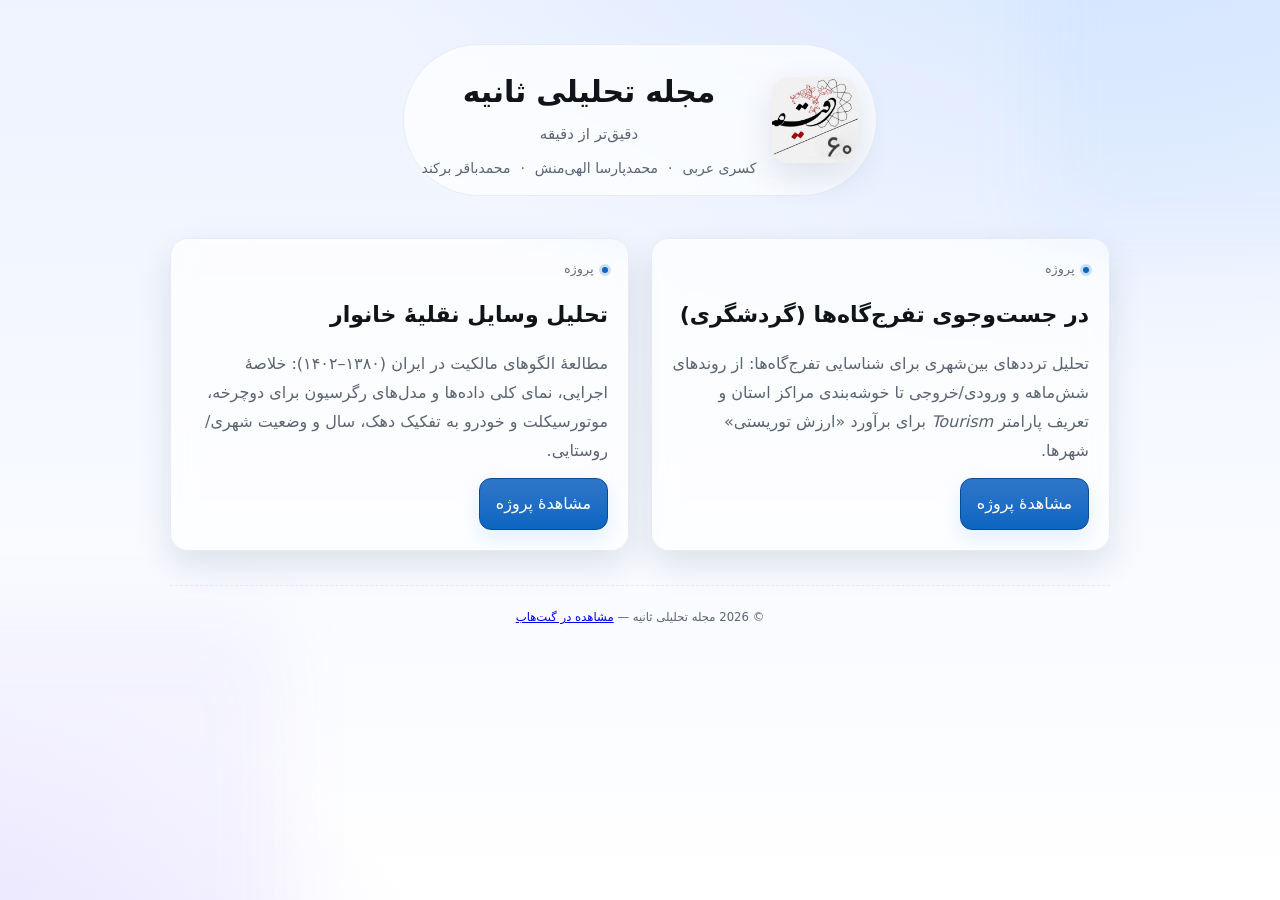
<file: index.html>
<!doctype html>
<html lang="fa" dir="rtl">
<head>
  <meta charset="utf-8">
  <meta name="viewport" content="width=device-width, initial-scale=1">
  <title>مجله تحلیلی ثانیه — صفحهٔ اصلی</title>
  <meta name="description" content="صفحهٔ اصلی پروژه‌های مجله تحلیلی ثانیه: گردشگری و وسایل نقلیه.">
  <link rel="icon" href="vehicle/logo.jpeg">
  <style>
    :root{
      --bg1:#0f1115; --bg2:#141a28; --glass:rgba(255,255,255,.06);
      --text:#e9edf3; --muted:#b6bdc9; --line:rgba(255,255,255,.12);
      --accent:#7ab6ff; --radius:18px; --shadow:0 18px 40px rgba(0,0,0,.45);
      --max:980px;
    }
    @media (prefers-color-scheme: light){
      :root{
        --bg1:#eef3ff; --bg2:#ffffff; --glass:rgba(255,255,255,.7);
        --text:#101418; --muted:#5a6472; --line:#e6ecf5;
        --accent:#0a66c2; --shadow:0 14px 34px rgba(20,40,80,.12);
      }
    }
    *{box-sizing:border-box}
    html,body{height:100%}
    body{
      margin:0; font-family: system-ui, -apple-system, "Segoe UI", Roboto, "Vazirmatn", Arial, sans-serif;
      color:var(--text); background: radial-gradient(1200px 800px at 85% -10%, rgba(122,182,255,.18), transparent 60%),
                          radial-gradient(1000px 700px at -10% 120%, rgba(140,120,255,.18), transparent 60%),
                          linear-gradient(180deg, var(--bg1), var(--bg2));
      line-height:1.8; overflow-x:hidden;
    }
    .container{max-width:var(--max); margin:0 auto; padding:28px 20px 60px;}
    /* decorative blobs */
    .blob{
      position:fixed; filter: blur(40px); opacity:.35; pointer-events:none; z-index:0;
      animation: float 16s ease-in-out infinite;
    }
    .b1{ width:360px; height:360px; right:-120px; top:-120px; background: #7ab6ff33; animation-delay:0s;}
    .b2{ width:420px; height:420px; left:-140px; bottom:-140px; background: #8f7aff33; animation-delay:4s;}
    @keyframes float{
      0%,100%{ transform: translateY(0) translateX(0) scale(1);}
      50%{ transform: translateY(18px) translateX(-8px) scale(1.04);}
    }

    header{ position:relative; z-index:1; text-align:center; padding:16px 0 6px; }
    .brand{ display:inline-flex; align-items:center; gap:16px; padding:14px 18px;
      background:var(--glass); border:1px solid var(--line); border-radius:999px; backdrop-filter: blur(10px); }
    .brand img{
      width:86px; height:86px; border-radius:16px; object-fit:cover;
      box-shadow:var(--shadow); transform: translateZ(0);
    }
    h1{ margin:6px 0 0; font-size:30px; font-weight:800; letter-spacing:-.2px; }
    .tagline{ margin:2px 0 8px; color:var(--muted); font-size:15px; }
    .authors{ display:flex; gap:10px; justify-content:center; flex-wrap:wrap; color:var(--muted); font-size:14px; }

    main{ position:relative; z-index:1; padding-top:26px; }
    .grid{ display:grid; grid-template-columns:repeat(auto-fit, minmax(300px,1fr)); gap:22px; margin-top:10px; }

    .card{
      position:relative; background:var(--glass); border:1px solid var(--line);
      border-radius:var(--radius); padding:20px; box-shadow:var(--shadow);
      display:flex; flex-direction:column; gap:12px; overflow:hidden;
      transition: transform .2s ease, box-shadow .2s ease, border-color .2s ease;
      backdrop-filter: blur(12px);
    }
    .card::after{
      content:""; position:absolute; inset:0; background:
        radial-gradient(400px 160px at 110% -20%, rgba(122,182,255,.15), transparent 60%);
      pointer-events:none;
    }
    .card:hover{ transform: translateY(-3px); border-color: color-mix(in oklab, var(--line), var(--accent) 35%); }

    .eyebrow{
      display:inline-flex; align-items:center; gap:8px; font-size:12px; color:var(--muted);
      text-transform:uppercase; letter-spacing:.4px;
    }
    .dot{ width:6px; height:6px; border-radius:50%; background:var(--accent); box-shadow:0 0 0 3px color-mix(in oklab, var(--accent), transparent 80%); }

    .card h2{ margin:2px 0 4px; font-size:22px; }
    .card p{ margin:0; color:var(--muted); }

    .actions{ margin-top:auto; display:flex; gap:12px; flex-wrap:wrap; }
    .btn{
      display:inline-block; padding:11px 16px; text-decoration:none; border-radius:12px;
      border:1px solid var(--line); color:var(--text); background:transparent;
      transition: transform .15s ease, background .15s ease, border-color .15s ease;
    }
    .btn.primary{
      background: linear-gradient(180deg, color-mix(in oklab, var(--accent), white 10%), var(--accent));
      color:white; border-color: color-mix(in oklab, var(--accent), black 18%);
      box-shadow: 0 8px 20px rgba(122,182,255,.22);
    }
    .btn:hover{ transform: translateY(-1px); }
    .btn.primary:hover{ filter: brightness(1.05); }

    footer{ margin-top:34px; padding-top:18px; border-top:1px dashed var(--line); color:var(--muted); text-align:center; font-size:14px; }
  </style>
</head>
<body>
  <!-- decorative blobs -->
  <div class="blob b1"></div>
  <div class="blob b2"></div>

  <div class="container">
    <header>
      <div class="brand">
        <img src="vehicle/logo.jpeg" alt="لوگوی مجله تحلیلی ثانیه">
        <div>
          <h1>مجله تحلیلی ثانیه</h1>
          <div class="tagline">دقیق‌تر از دقیقه</div>
          <div class="authors">
            <span>کسری عربی</span> ·
            <span>محمدپارسا الهی‌منش</span> ·
            <span>محمدباقر برکند</span>
          </div>
        </div>
      </div>
    </header>

    <main>
      <div class="grid">
        <!-- Tourism -->
        <article class="card">
          <span class="eyebrow"><span class="dot"></span> پروژه</span>
          <h2>در جست‌وجوی تفرج‌گاه‌ها (گردشگری)</h2>
          <p>
            تحلیل ترددهای بین‌شهری برای شناسایی تفرج‌گاه‌ها: از روندهای شش‌ماهه و ورودی/خروجی تا خوشه‌بندی مراکز استان
            و تعریف پارامتر <em>Tourism</em> برای برآورد «ارزش توریستی» شهرها.
          </p>
          <div class="actions">
            <a class="btn primary" href="tourism/">مشاهدهٔ پروژه</a>
          </div>
        </article>

        <!-- Vehicle -->
        <article class="card">
          <span class="eyebrow"><span class="dot"></span> پروژه</span>
          <h2>تحلیل وسایل نقلیهٔ خانوار</h2>
          <p>
            مطالعهٔ الگوهای مالکیت در ایران (۱۳۸۰–۱۴۰۲): خلاصهٔ اجرایی، نمای کلی داده‌ها و مدل‌های رگرسیون برای
            دوچرخه، موتورسیکلت و خودرو به تفکیک دهک، سال و وضعیت شهری/روستایی.
          </p>
          <div class="actions">
            <a class="btn primary" href="vehicle/">مشاهدهٔ پروژه</a>
          </div>
        </article>
      </div>

      <footer>
        <small>© <span id="y"></span> مجله تحلیلی ثانیه — <a href="https://github.com/kaasraarabi/s-mag">مشاهده در گیت‌هاب</a></small>
      </footer>
    </main>
  </div>

  <script>document.getElementById('y').textContent = new Date().getFullYear();</script>
</body>
</html>
</file>
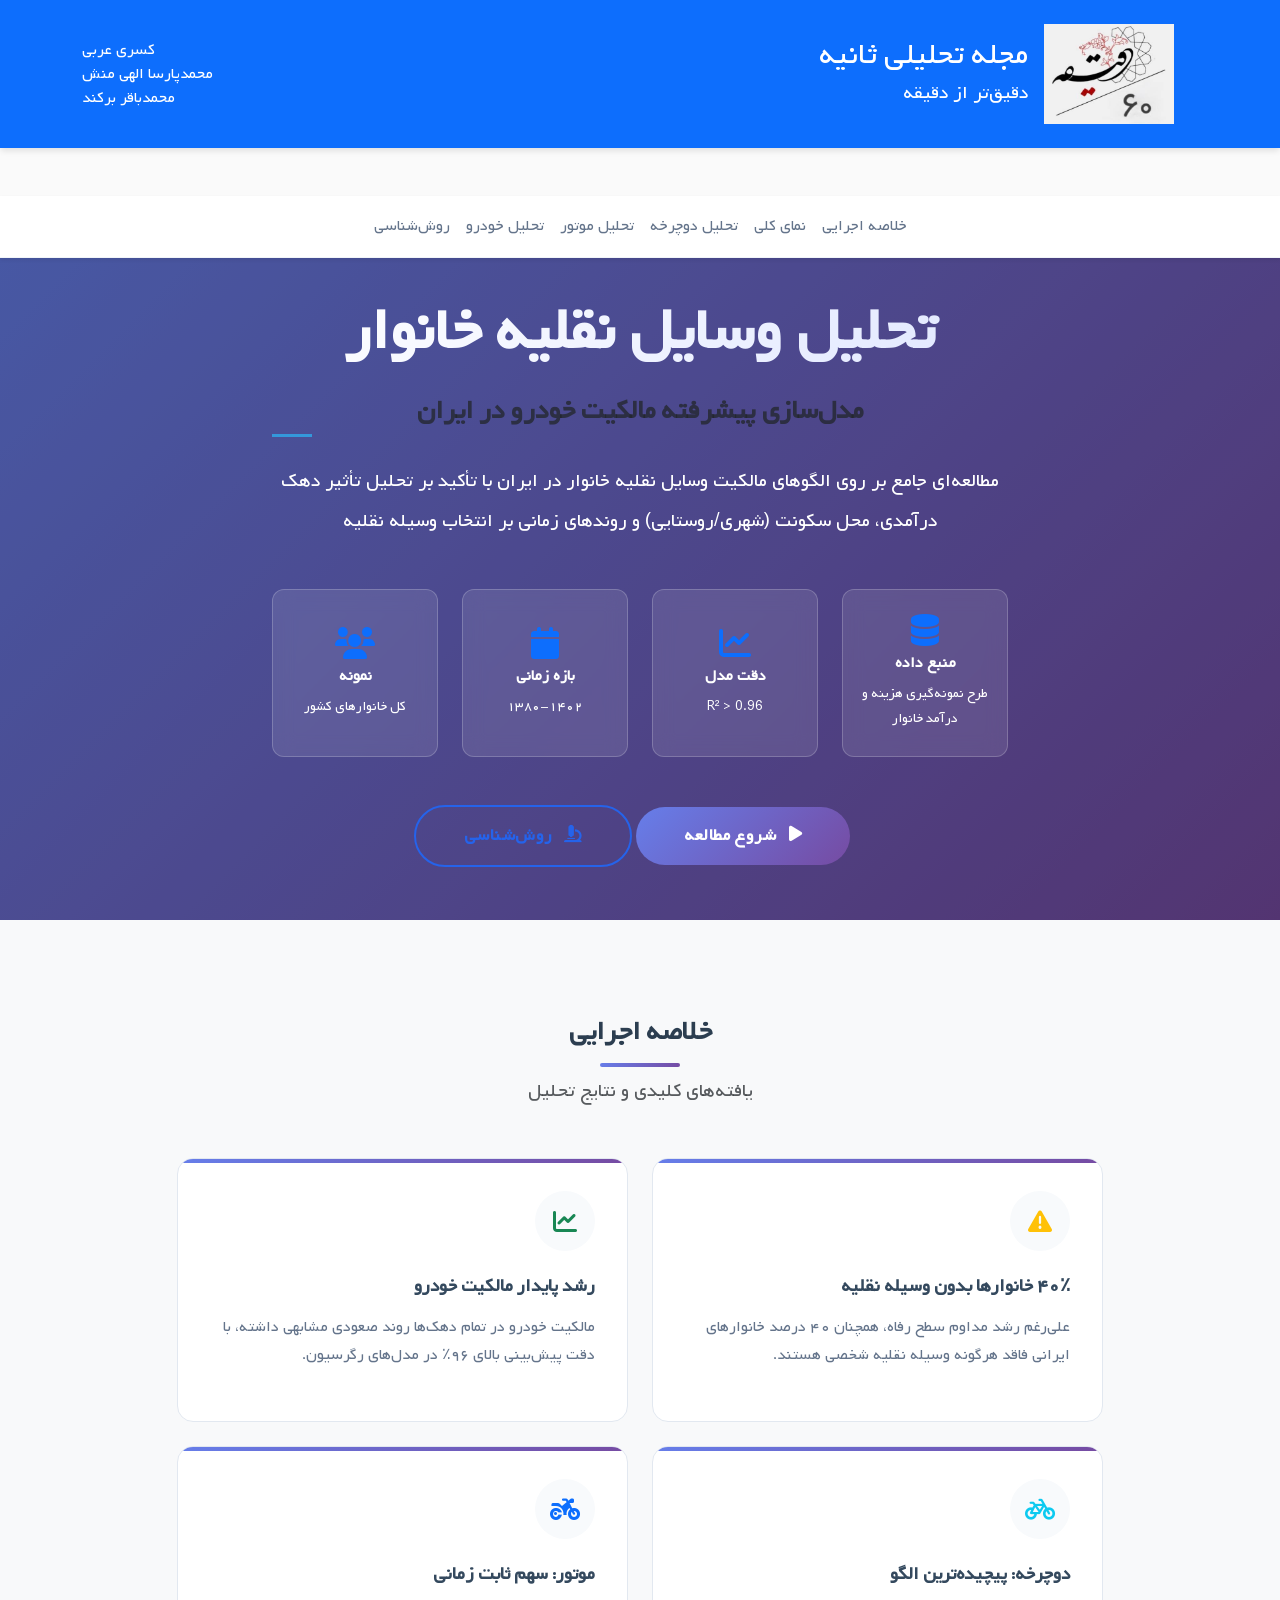
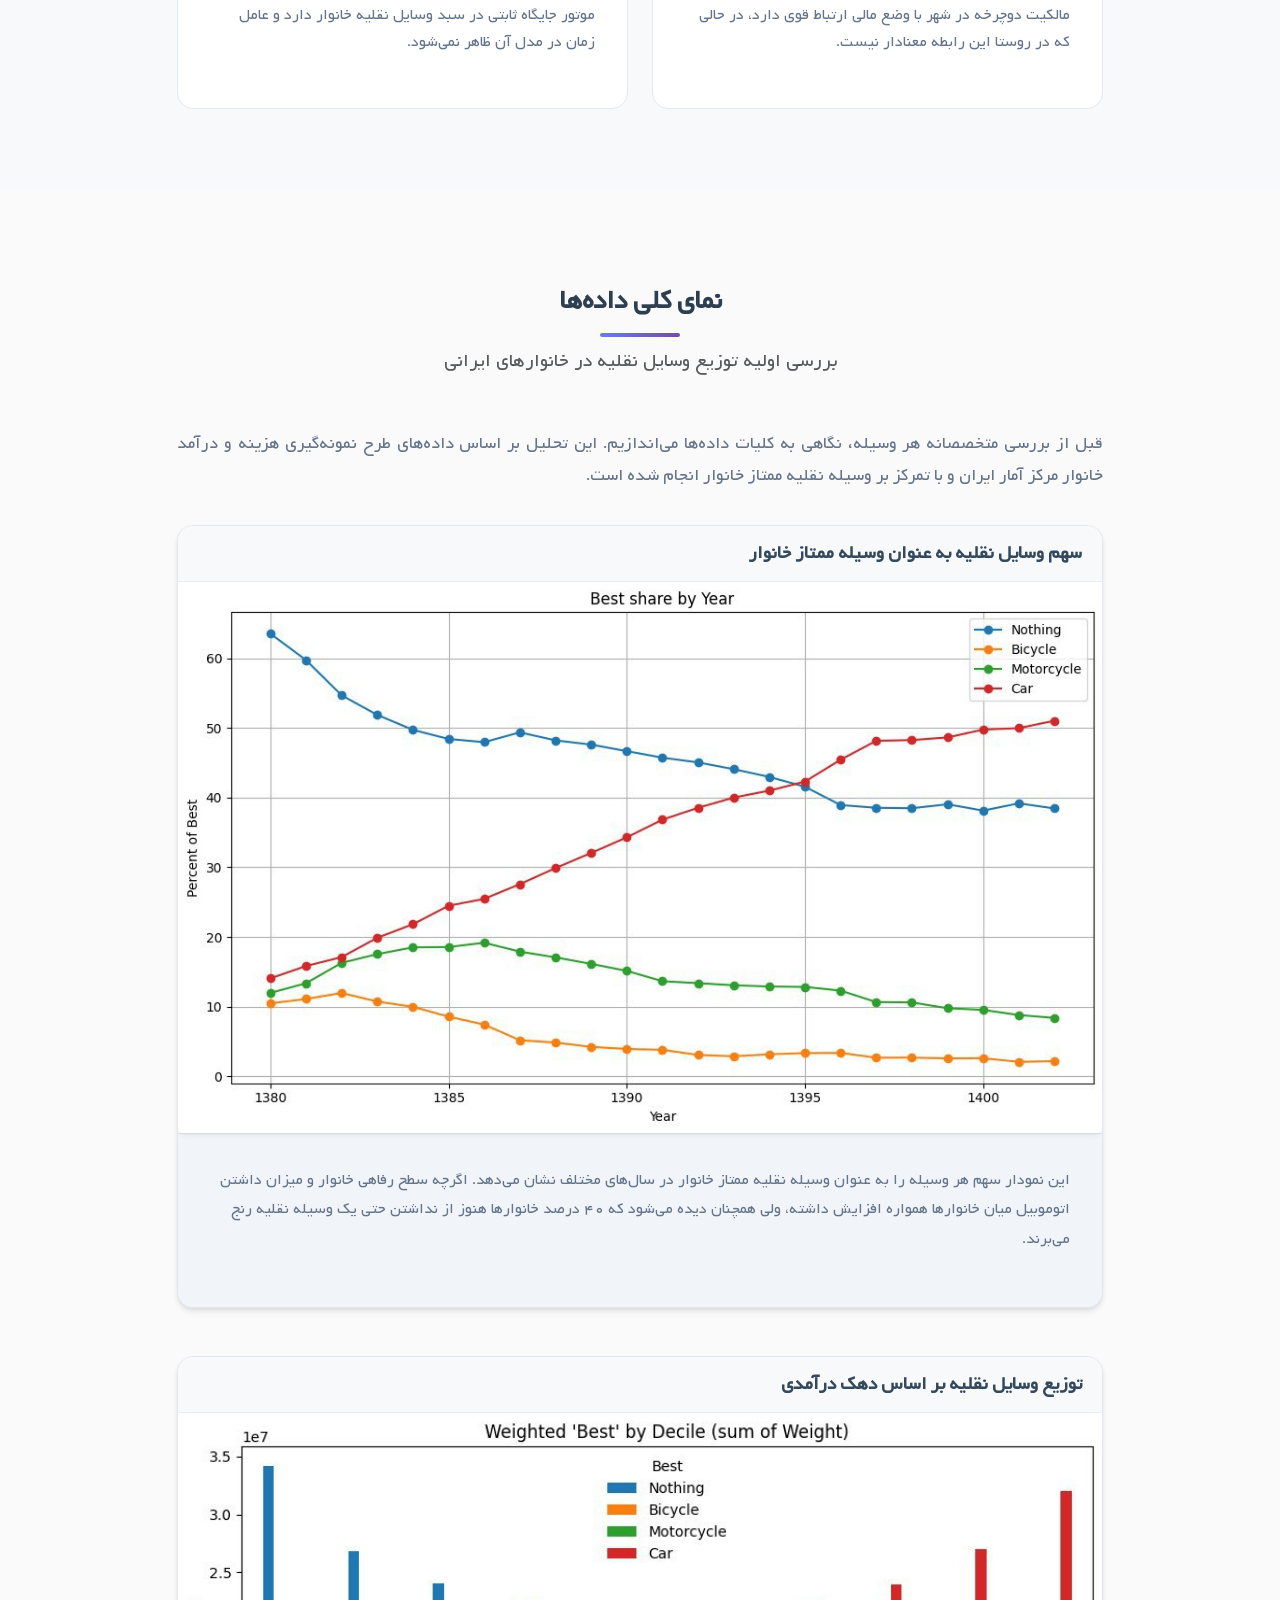
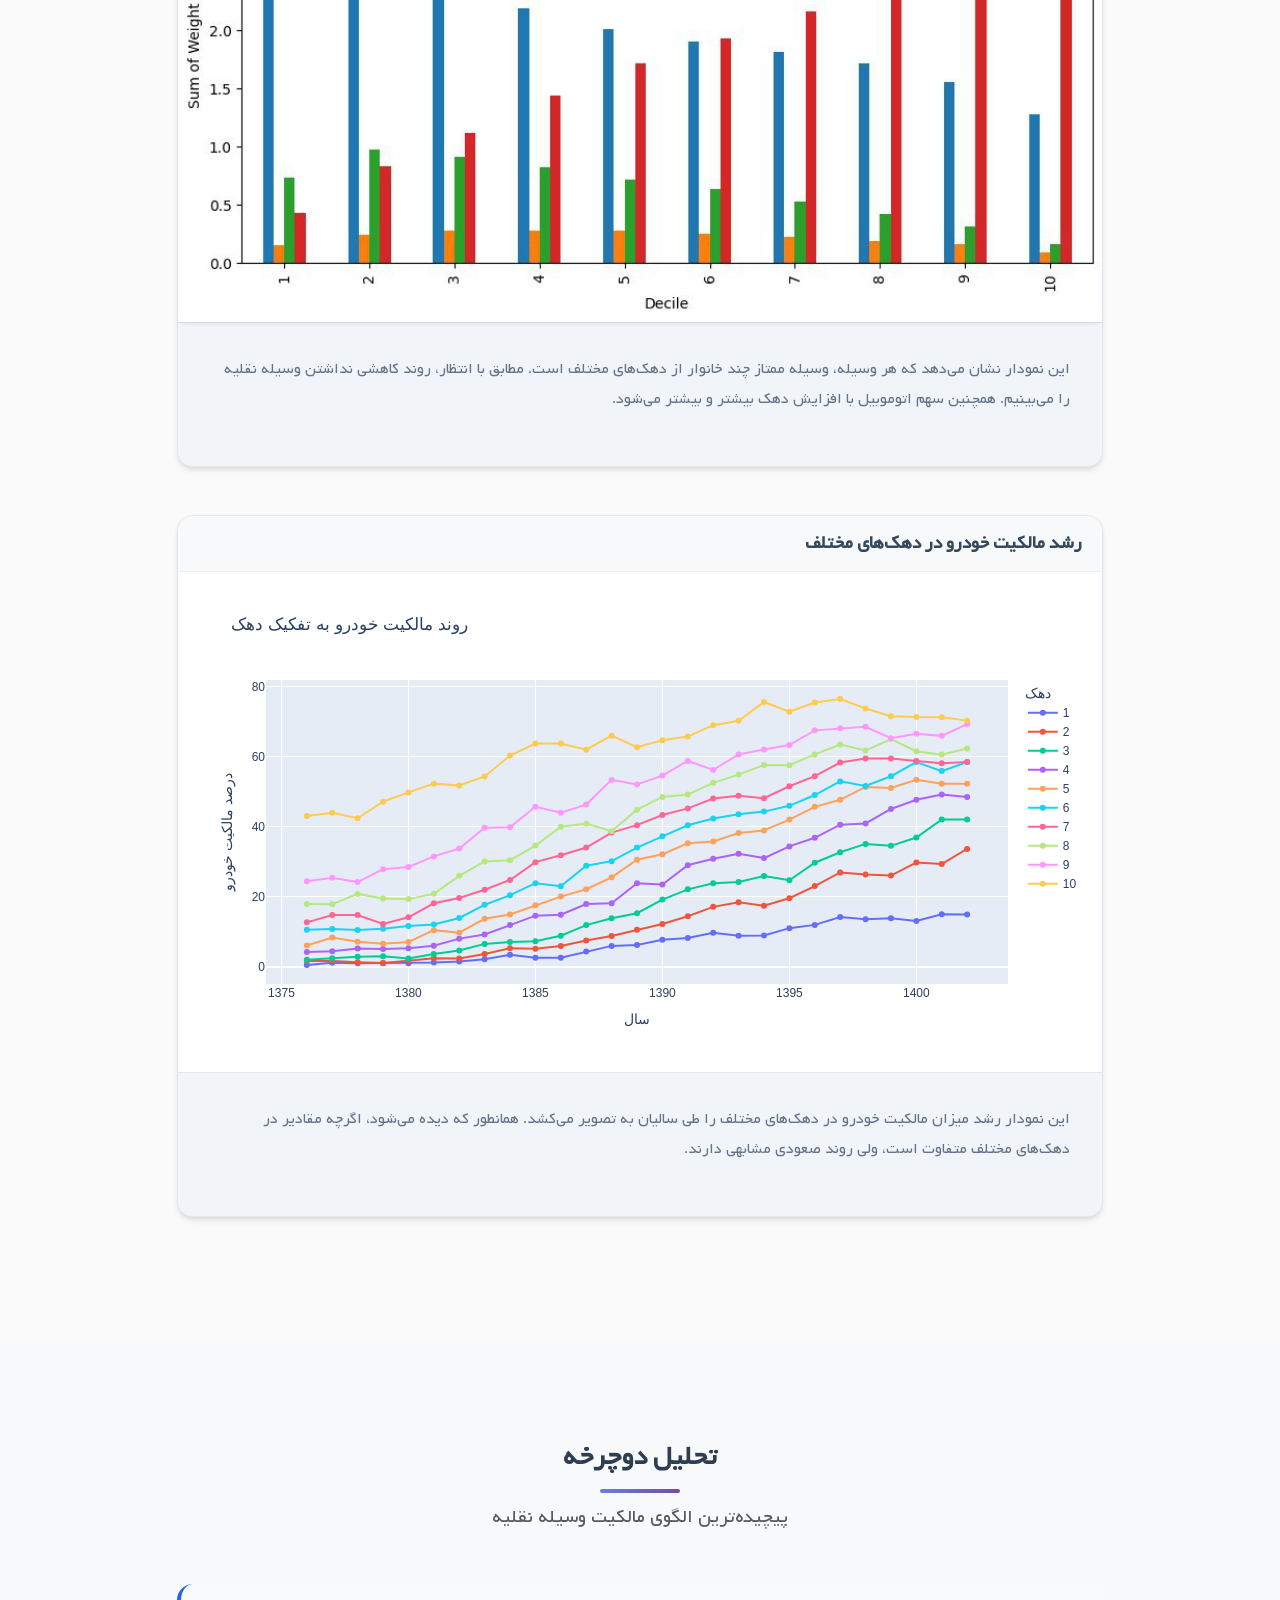
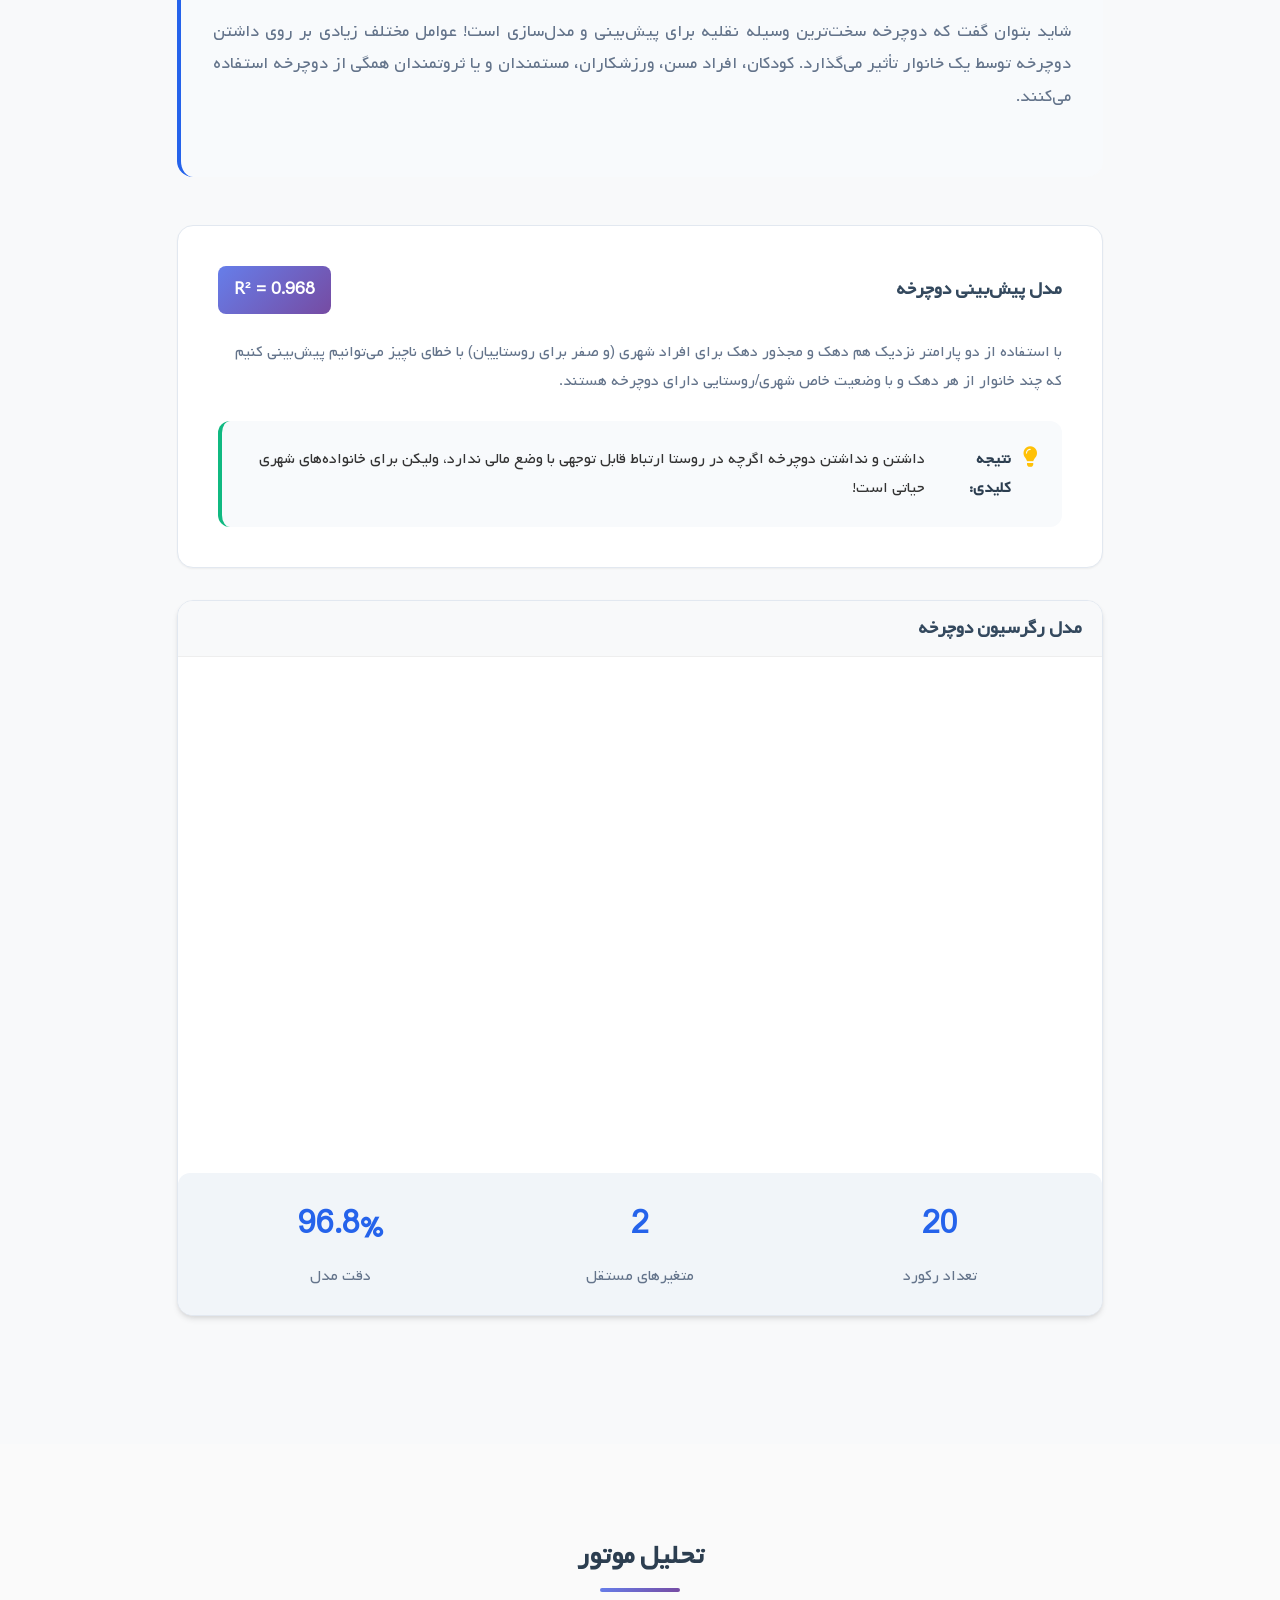
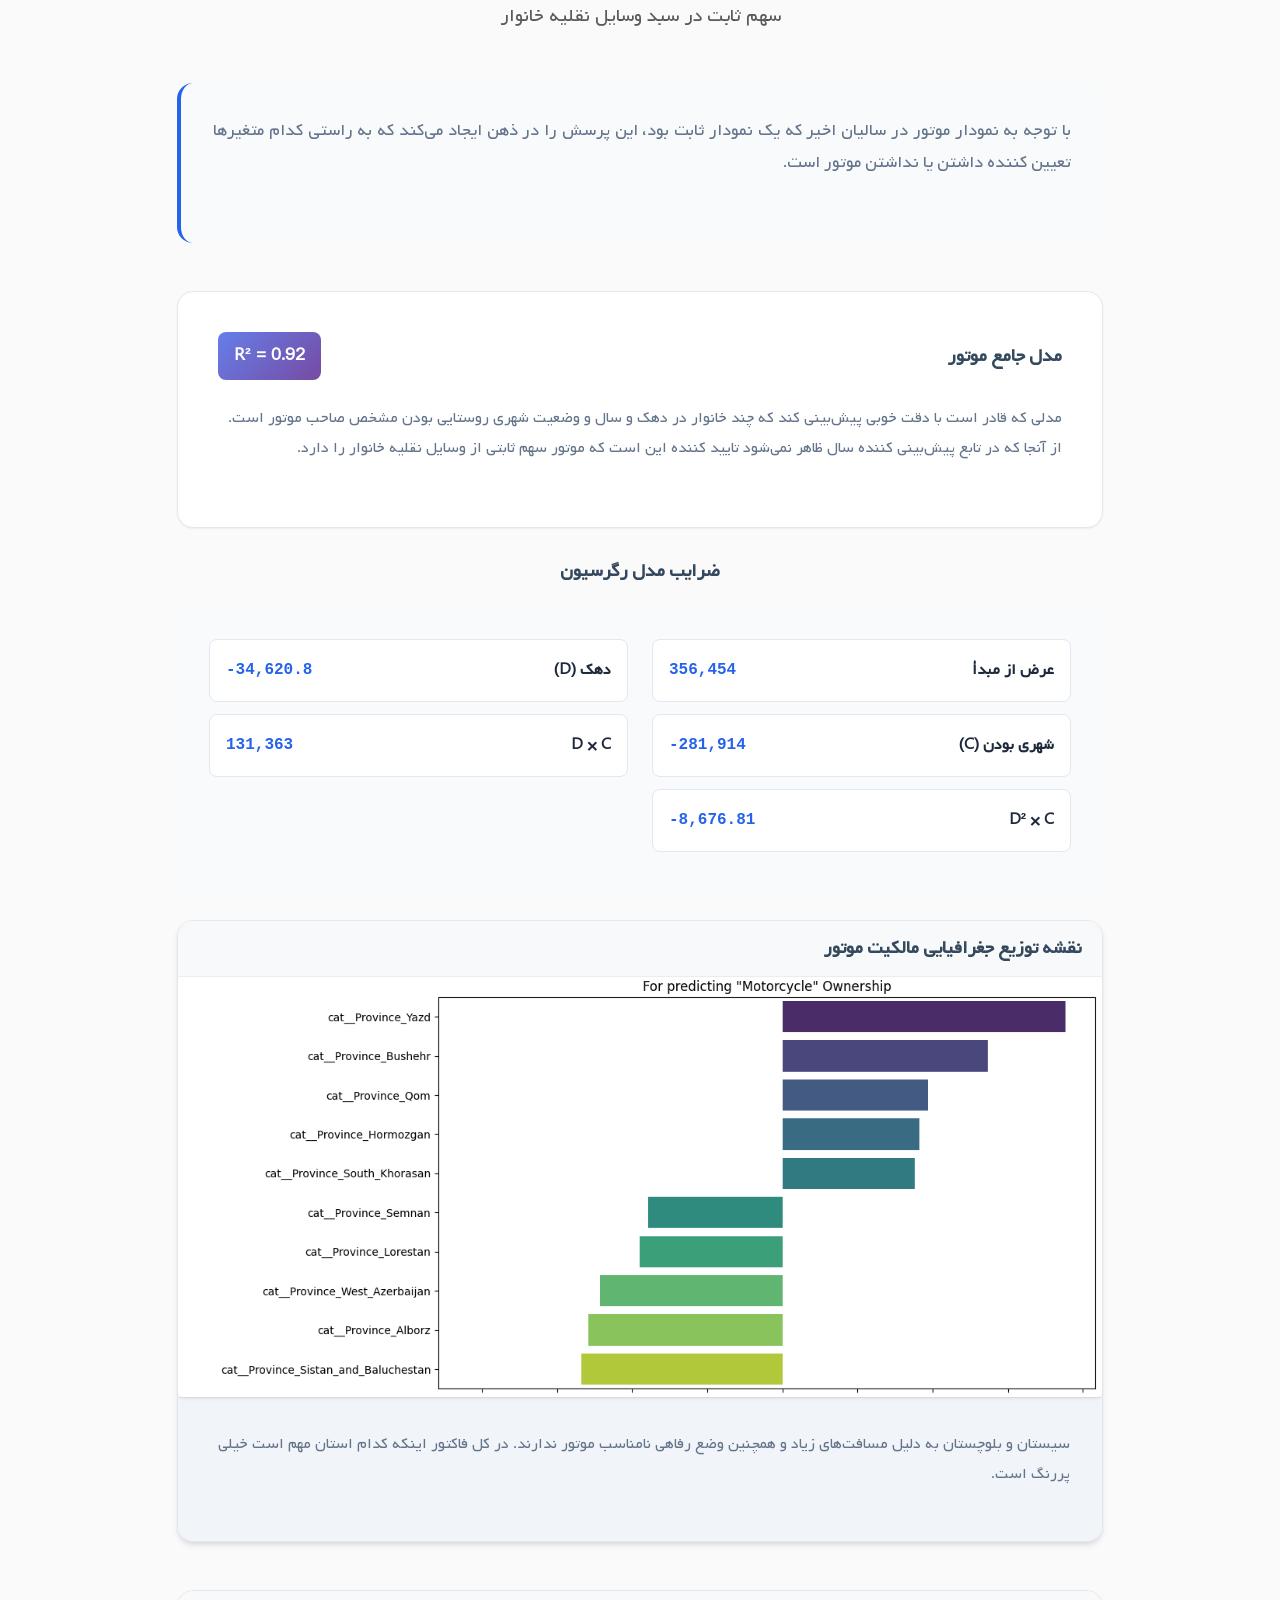
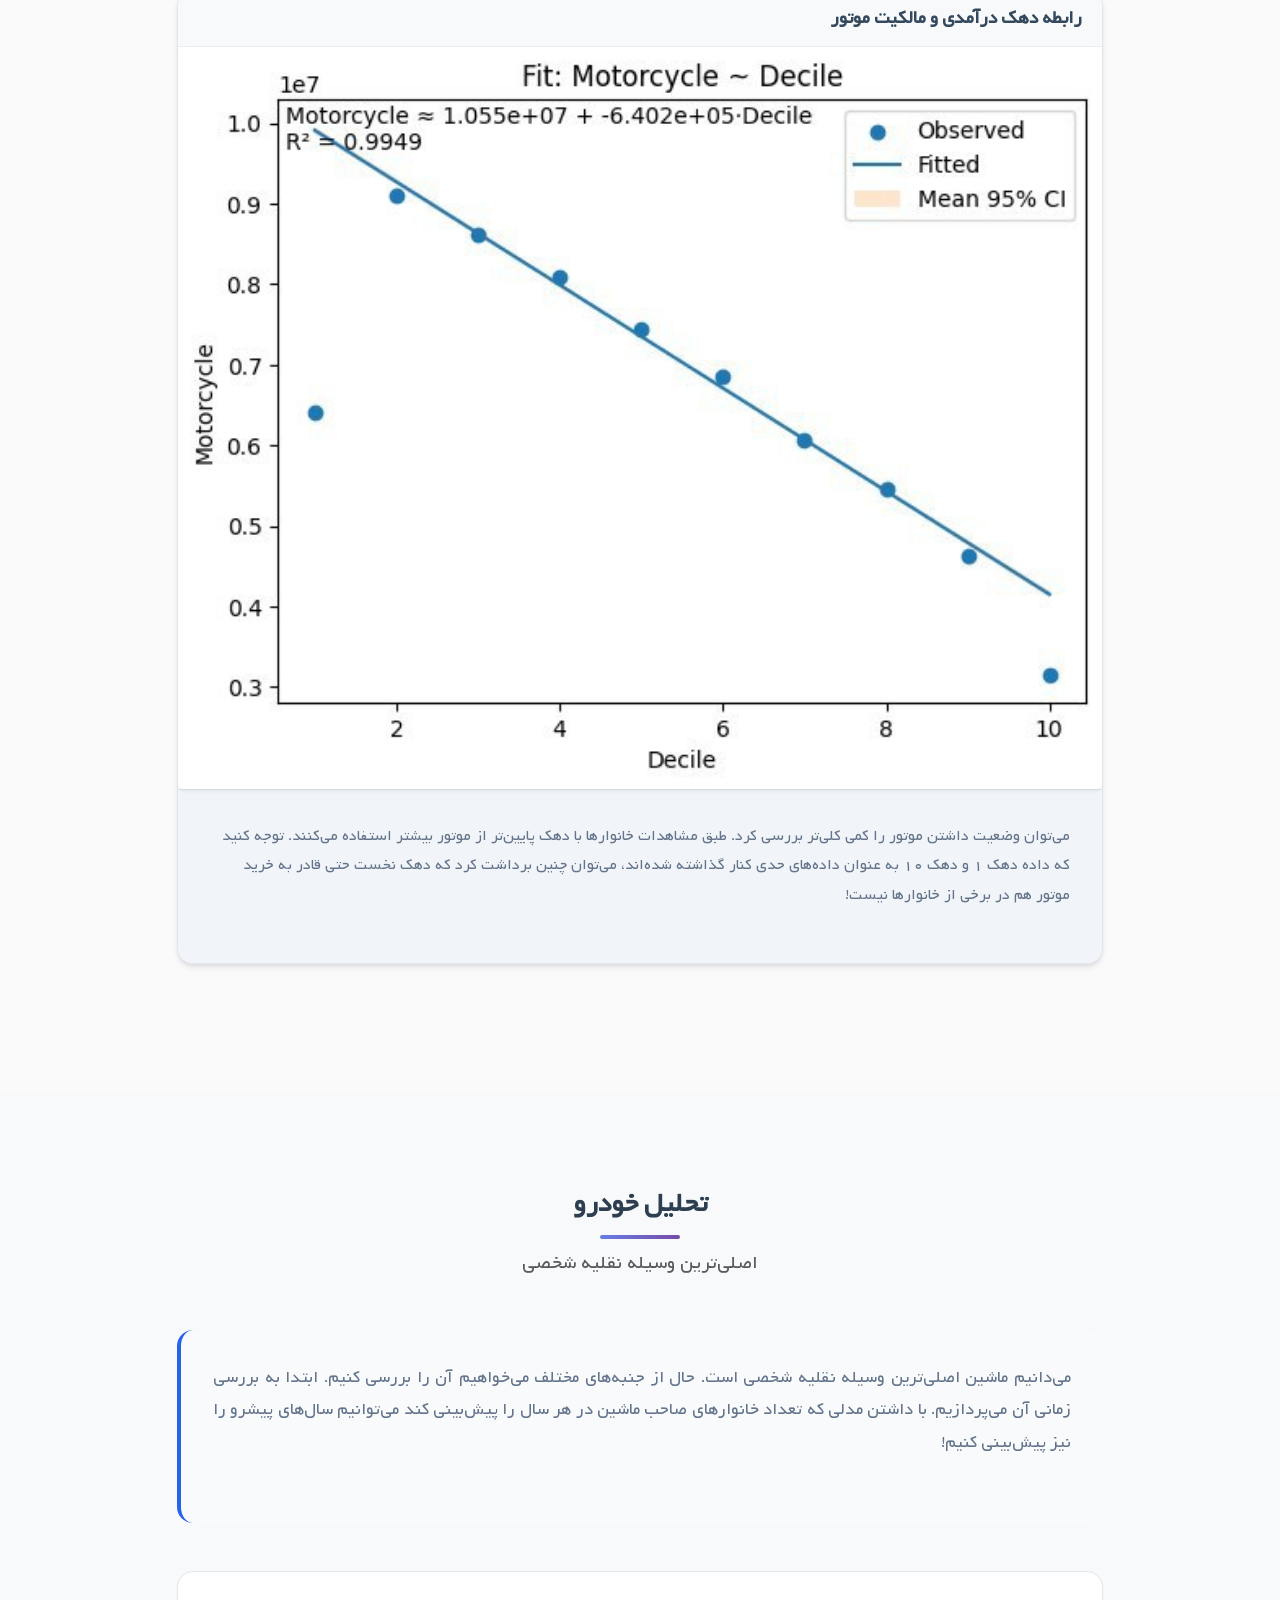
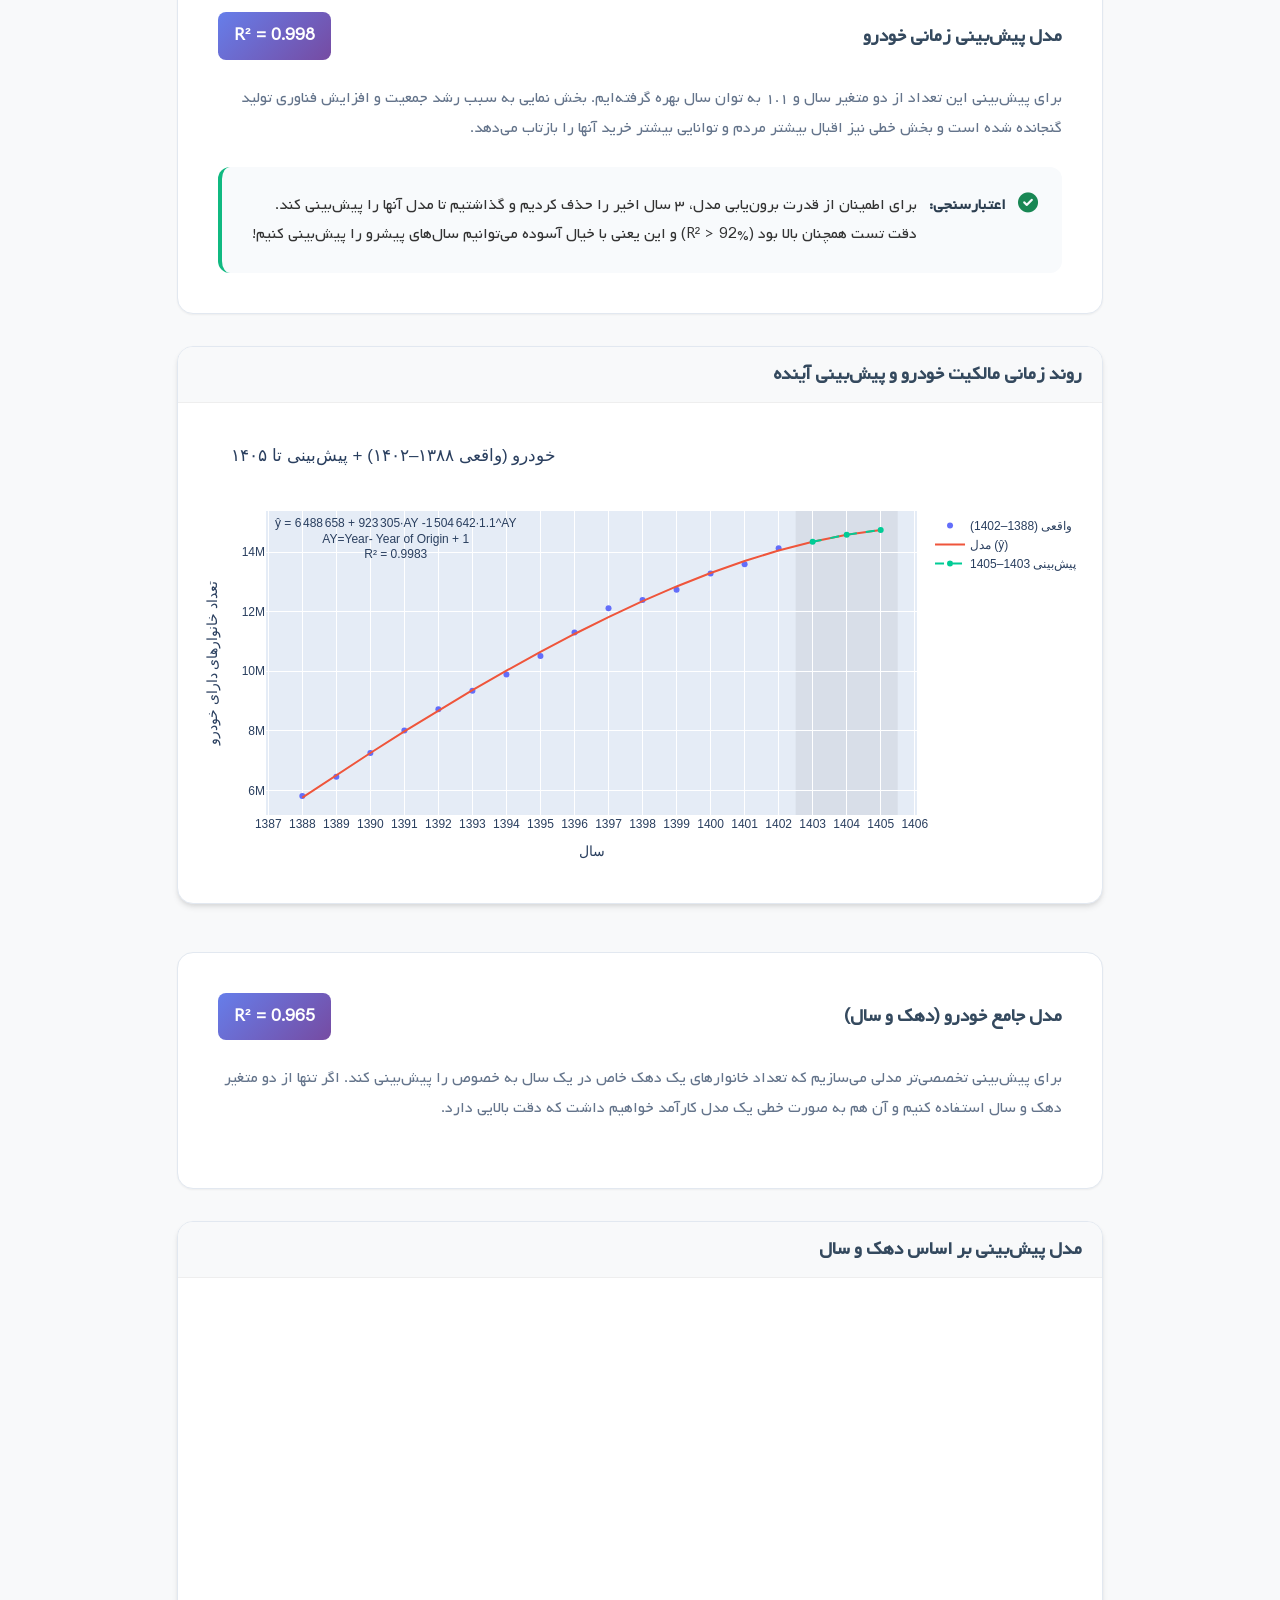
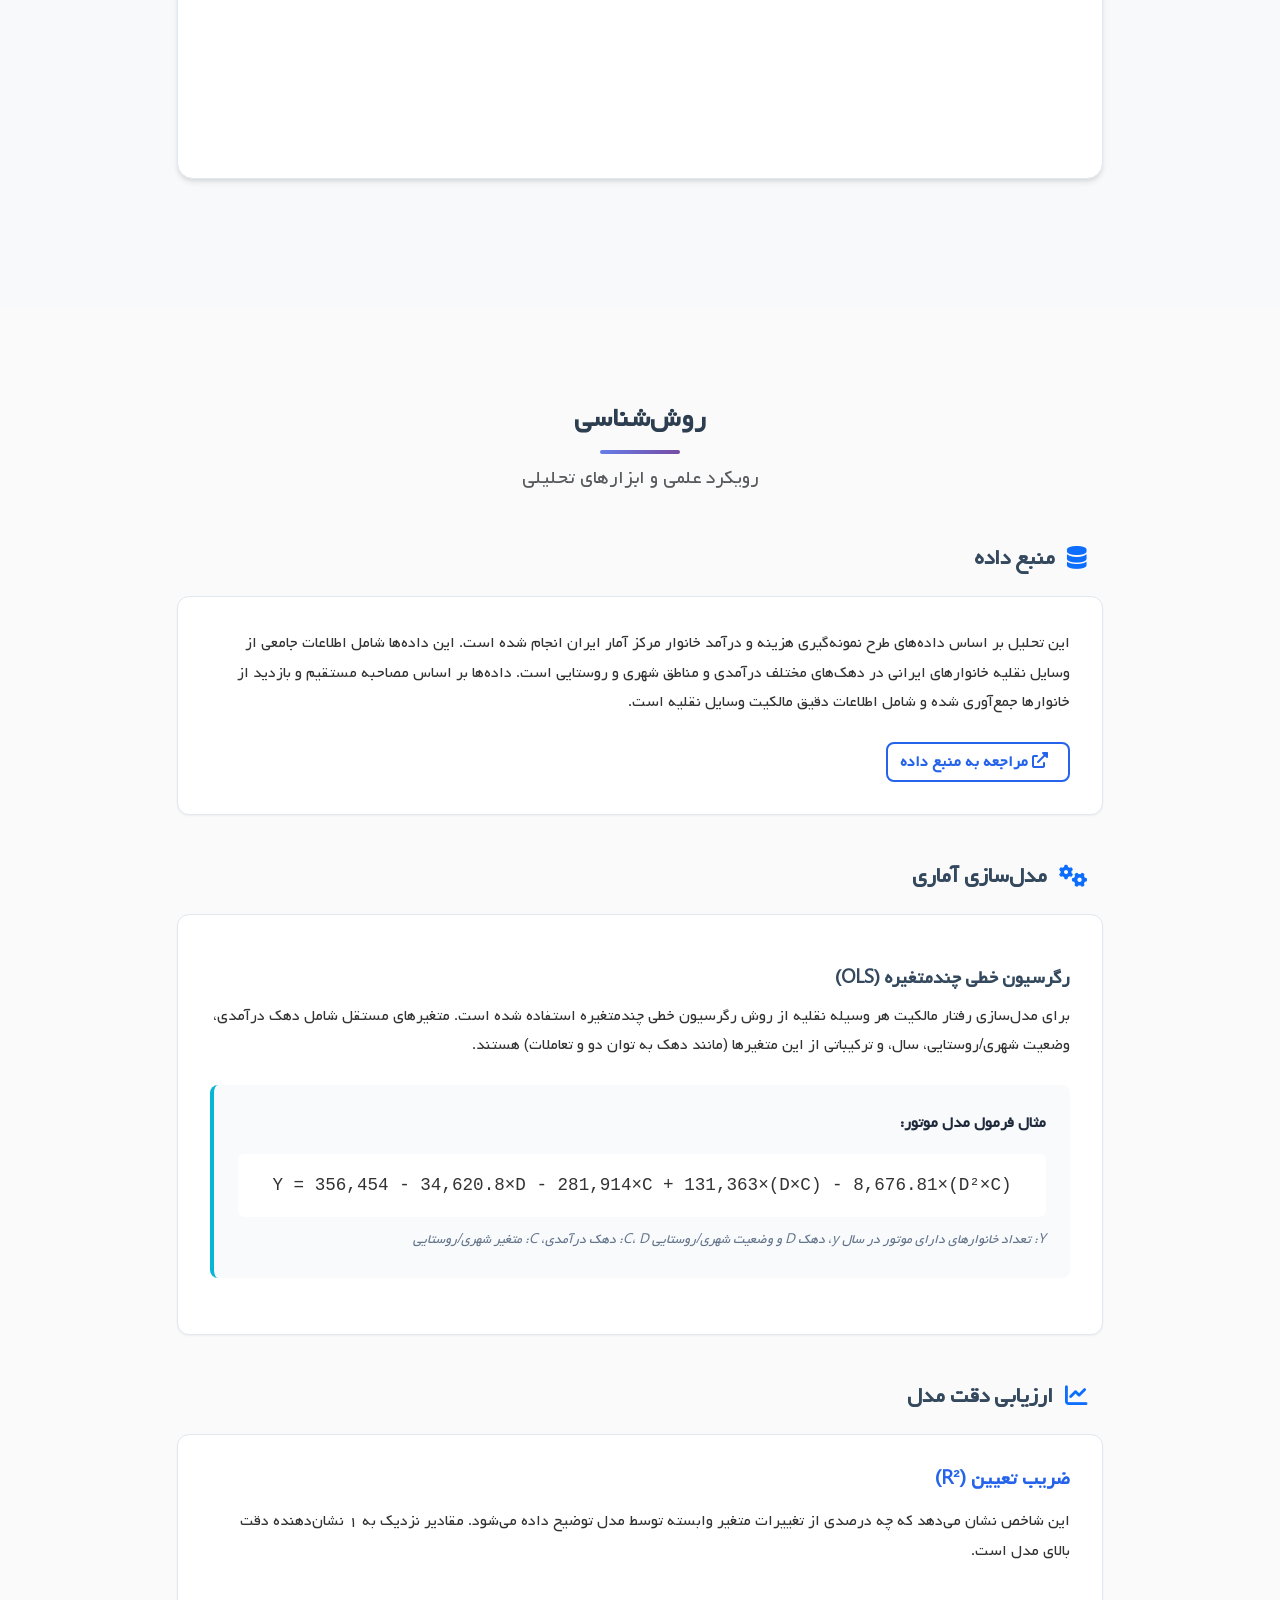
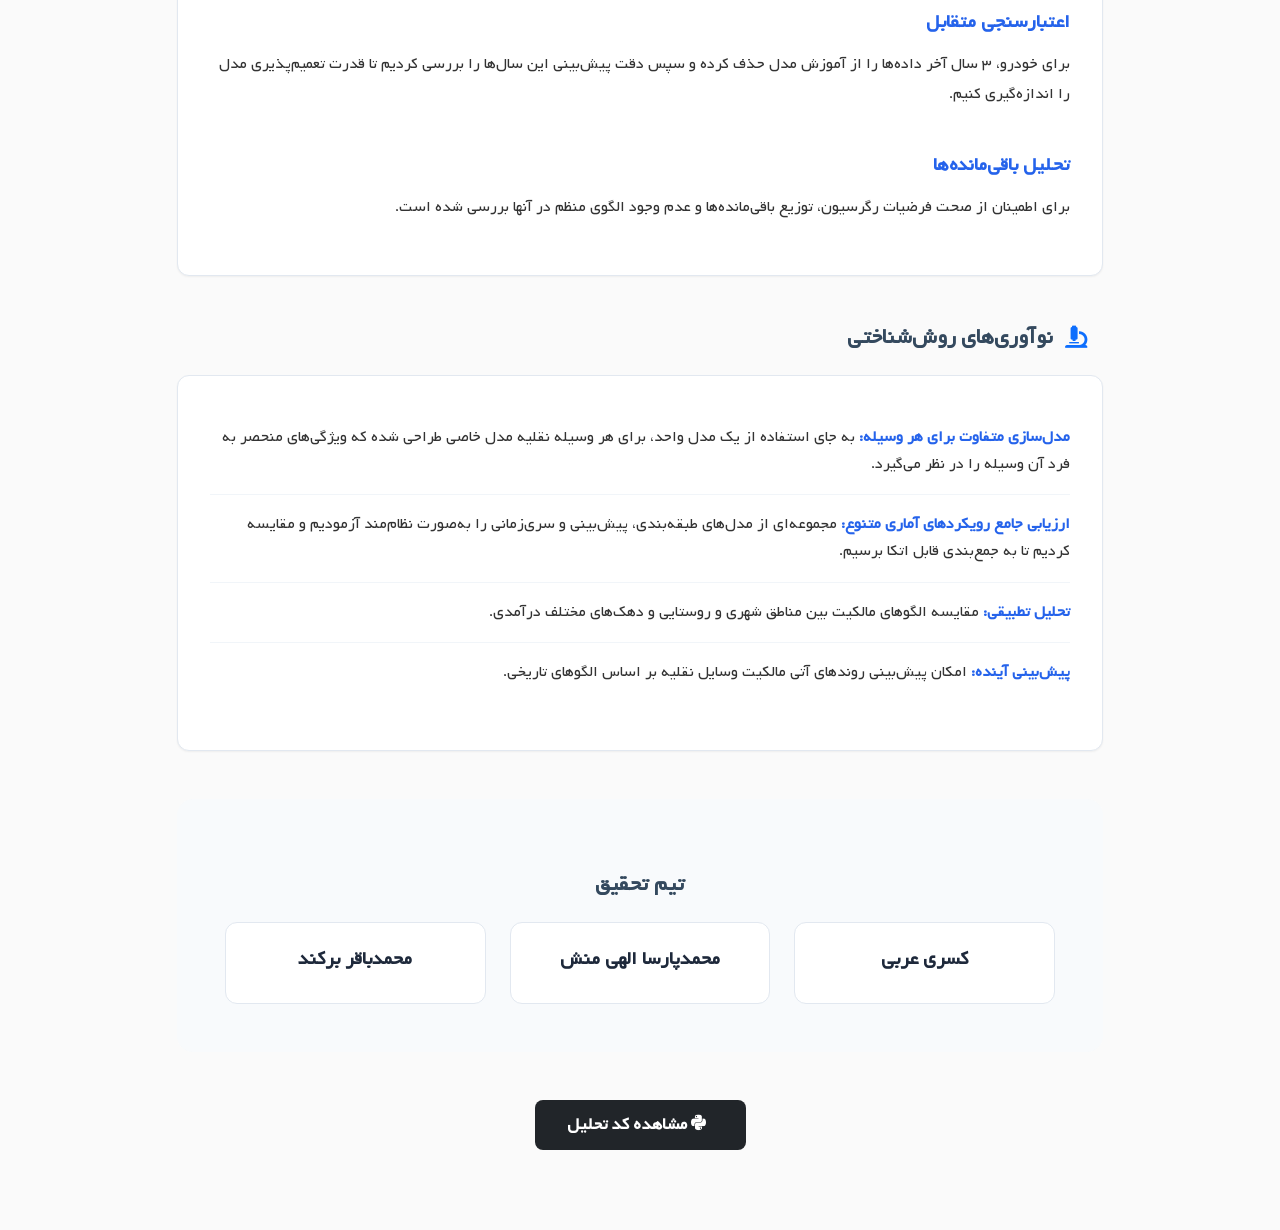
<file: vehicle/index.html>
<!DOCTYPE html>
<html lang="fa" dir="rtl">
<head>
  <meta charset="UTF-8">
  <meta name="viewport" content="width=device-width, initial-scale=1.0">
  <title>تحلیل وسایل نقلیه خانوار | مطالعه جامع مالکیت خودرو در ایران</title>
  <meta name="description" content="تحلیل پیشرفته داده‌های مالکیت وسایل نقلیه خانوار در ایران با استفاده از مدل‌سازی رگرسیون و تجزیه و تحلیل دهک‌های درآمدی">
  <link rel="stylesheet" href="https://cdn.jsdelivr.net/npm/bootstrap@5.3.0/dist/css/bootstrap.min.css">
  <link rel="stylesheet" href="https://cdnjs.cloudflare.com/ajax/libs/font-awesome/6.0.0/css/all.min.css">
  <link rel="icon" href="logo.jpeg" type="image/jpeg">
  <link rel="stylesheet" href="fonts/Yekan.css">
  <link rel="stylesheet" href="css/style.css">
  
  <!-- Additional inline styles for enhanced design -->
  <style>
    /* Custom enhancements for the modern design */
    .min-vh-100 {
      min-height: 100vh;
    }
    
    .analysis-content {
      margin-top: 2rem;
    }
    
    .scrolled {
      backdrop-filter: blur(20px);
      background-color: rgba(255, 255, 255, 0.95) !important;
    }
    /* Method section title spacing */
    .method-section-title i {
      margin-left: 0.75rem;
    }
    /* Equal height metadata cards */
    .metadata-card {
      height: 100%;
      min-height: 120px;
      display: flex;
      flex-direction: column;
      justify-content: center;
      align-items: center;
      padding: 1rem;
    }
  </style>
  <style>
    * {
      font-family: 'Yekan', Tahoma, sans-serif;
    }
    body {
      background-color: #fafafa;
      color: #333;
      line-height: 1.8;
    }
    .sticky-header {
      position: sticky;
      top: 0;
      z-index: 1000;
      box-shadow: 0 4px 6px -1px rgba(0,0,0,0.1);
    }
    .team-names {
      text-align: left;
      font-size: 1.0rem;
      line-height: 1.5;
    }
    .subtitle {
      font-size: 2rem;
      font-weight: 700;
      color: #2c3e50;
      text-align: center;
      margin: 0 auto 2rem;
      padding-bottom: 0.5rem;
      position: relative;
      display: block;
      width: fit-content;
    }
    
    .subtitle:after {
      content: '';
      position: absolute;
      bottom: 0;
      left: 25%;
      right: 25%;
      height: 3px;
      background-image: linear-gradient(to right, transparent, #3498db, transparent);
    }
    /* Minimalist design elements */
    .section-card {
      background-color: white;
      border-radius: 8px;
      box-shadow: 0 1px 3px rgba(0,0,0,0.08);
      padding: 2rem;
      margin-bottom: 2rem;
      transition: all 0.2s ease;
    }
    .section-card:hover {
      box-shadow: 0 4px 8px rgba(0,0,0,0.08);
      transform: translateY(-3px);
    }
    /* Enhanced heading styles */
    h2 {
      font-size: 1.75rem !important;
      font-weight: 700 !important;
      color: #2c3e50 !important;
      padding-bottom: 0.5rem;
      margin-top: 1rem;
      margin-bottom: 1.5rem;
      position: relative;
    }
    h2:after {
      content: '';
      position: absolute;
      bottom: 0;
      left: 0;
      width: 40px;
      height: 3px;
      background-color: #3498db;
    }
    h3 {
      font-size: 1.4rem !important;
      font-weight: 600 !important;
      color: #34495e !important;
      margin-top: 1.5rem;
      margin-bottom: 1rem;
    }
    h4 {
      font-size: 1.2rem !important;
      font-weight: 600 !important;
      color: #34495e !important;
      margin-top: 1.25rem;
      margin-bottom: 0.75rem;
    }
    strong {
      font-weight: 600;
      color: #2c3e50;
    }
    /* Clean data visualization containers */
    .viz-container {
      background-color: white;
      border-radius: 12px;
      overflow: hidden;
      box-shadow: 0 1px 3px rgba(0,0,0,0.05);
      margin-bottom: 2rem;
      transition: all 0.2s ease;
    }
    .viz-container:hover {
      box-shadow: 0 3px 6px rgba(0,0,0,0.08);
    }
    .viz-header {
      padding: 1rem 1.25rem;
      border-bottom: 1px solid #eee;
      font-weight: 600;
      color: #2c3e50;
      background-color: #f8f9fa;
    }
    .viz-body {
      padding: 0;
    }
    /* Method info boxes */
    .method-box {
      background-color: #fcfcfc;
      border-radius: 10px;
      box-shadow: 0 1px 2px rgba(0,0,0,0.05);
      padding: 1.75rem;
      margin-bottom: 1.5rem;
      border-right: 3px solid #3498db;
      transition: all 0.2s ease;
    }
    .method-box:hover {
      box-shadow: 0 3px 6px rgba(0,0,0,0.07);
      transform: translateY(-2px);
    }
    .method-box h3 {
      margin-top: 0;
      color: #2c3e50 !important;
      font-size: 1.3rem !important;
    }
    /* Method description styling */
    .method-description {
      margin-top: 1.5rem;
      padding: 1.25rem;
      border-radius: 10px;
      background-color: rgba(240, 249, 255, 0.7);
    }
    .method-title {
      display: inline-block;
      font-weight: 700;
      font-size: 1.1rem;
      color: #2c3e50;
      margin-bottom: 0.75rem;
      padding: 0.25rem 0.75rem;
      border-radius: 4px;
      background-color: #e3f2fd;
      box-shadow: 0 1px 2px rgba(0,0,0,0.05);
    }
    .method-title.explanation {
      background-color: #e3f2fd;
      border-right: 3px solid #2196f3;
    }
    .method-title.usage {
      background-color: #e8f5e9;
      border-right: 3px solid #4caf50;
    }
    .method-title.limitations {
      background-color: #fef5e7;
      border-right: 3px solid #f39c12;
    }
    /* Year and section labels */
    .year-label {
      background-color: #2c3e50;
      color: white;
      font-size: 1.1rem;
      font-weight: 600;
      padding: 0.5rem 1.5rem;
      border-radius: 30px;
      display: inline-block;
      margin-bottom: 0.75rem;
      box-shadow: 0 2px 4px rgba(0,0,0,0.1);
    }
    /* Button styling */
    .fancy-link {
      display: inline-block;
      padding: 0.75rem 1.5rem;
      background-color: #f8f9fa;
      color: #2c3e50;
      border-radius: 30px;
      text-decoration: none;
      transition: all 0.2s ease;
      box-shadow: 0 1px 3px rgba(0,0,0,0.1);
      margin: 0.5rem 0.25rem;
      border: 1px solid #e9ecef;
    }
    .fancy-link:hover {
      transform: translateY(-2px);
      box-shadow: 0 4px 6px rgba(0,0,0,0.1);
      background-color: white;
      color: #3498db;
    }
    /* Improved iframe containers */
    iframe {
      background-color: #f8f9fa;
    }
    /* Stylish tags */
    .tag {
      display: inline-block;
      padding: 0.25rem 0.75rem;
      border-radius: 30px;
      font-size: 0.85rem;
      margin-right: 0.5rem;
      margin-bottom: 0.5rem;
      background-color: #ecf0f1;
      color: #2c3e50;
    }
    
    /* Formula styling */
    .formula-box {
      background-color: #f1f8ff;
      border-right: 3px solid #3498db;
      padding: 1.75rem;
      margin: 1.75rem 0;
      font-family: 'Courier New', Courier, monospace;
      font-size: 1.2rem;
      font-weight: 500;
      color: #2c3e50;
      border-radius: 10px;
      direction: ltr;
      text-align: center;
      box-shadow: 0 2px 5px rgba(0,0,0,0.05);
    }
    
    .math {
      font-family: 'Courier New', Courier, monospace;
      font-style: normal;
      color: #2c3e50;
    }
    
    .math-var {
      font-style: italic;
      color: #2980b9;
    }
    
    .math-op {
      margin: 0 0.5rem;
      font-weight: bold;
      color: #2c3e50;
    }
    
    .math-eq {
      margin: 0 1rem;
      font-weight: bold;
      color: #2c3e50;
    }
    
    .math-sub {
      font-size: 0.8em;
      vertical-align: sub;
    }
    
    .tech-detail-para {
      font-size: 1.05rem;
      line-height: 1.9;
      text-align: justify;
      margin-bottom: 1.2rem;
    }
    
    /* Accordion customization */
    .accordion-button {
      font-weight: 600;
      font-size: 1.1rem;
      color: #2c3e50;
      background-color: #f8f9fa;
      padding: 1.25rem 1.5rem;
      border-radius: 10px !important;
    }
    
    .accordion-button:not(.collapsed) {
      color: #3498db;
      background-color: #e3f2fd;
      border-bottom-left-radius: 0 !important;
      border-bottom-right-radius: 0 !important;
    }
    
    .accordion-button:focus {
      box-shadow: 0 0 0 0.25rem rgba(52, 152, 219, 0.25);
    }
    
    .accordion-body {
      padding: 1.75rem;
      background-color: #fafeff;
    }
    
    /* Additional polish elements */
    p {
      margin-bottom: 1.25rem;
      line-height: 1.85;
    }
    
    .list-group-item {
      padding: 1rem 1.25rem;
      transition: all 0.2s ease;
    }
    
    .list-group-item:hover {
      background-color: #f8f9fa;
    }
    
    .list-group-item a {
      color: #3498db;
      text-decoration: none;
      transition: all 0.2s ease;
    }
    
    .list-group-item a:hover {
      color: #2980b9;
      text-decoration: underline;
    }
    
    footer {
      margin-top: 3rem;
      padding: 2rem 0;
      background-color: #f8f9fa;
      border-top: 1px solid #eee;
    }
    
    .github-icon {
      font-size: 1.5rem;
      color: #2c3e50;
      transition: all 0.2s ease;
    }
    
    .github-icon:hover {
      color: #3498db;
      transform: scale(1.1);
    }
  </style>
</head>
<body>
  <!-- Header -->
  <header class="bg-primary text-white py-4 mb-5 sticky-header">
    <div class="container d-flex align-items-center justify-content-between" dir="rtl">
      <div class="d-flex align-items-center">
        <div class="logo-placeholder me-4">
          <img src="logo.jpeg" alt="logo" class="img-fluid" style="max-height:100px;">
        </div>
        <div class="me-3">
          <h1 class="h2 mb-0">مجله تحلیلی ثانیه</h1>
          <p class="lead mb-0">دقیق‌تر از دقیقه</p>
        </div>
      </div>
      <div class="team-names" dir="ltr">
        <div>کسری عربی</div>
        <div>محمدپارسا الهی منش</div>
        <div>محمدباقر برکند</div>
      </div>
    </div>
  </header>

  <!-- Navigation -->
  <nav class="navbar navbar-expand-lg navbar-light bg-white shadow-sm sticky-top">
    <div class="container">
      <div class="collapse navbar-collapse" id="navbarNav">
        <ul class="navbar-nav mx-auto">
          <li class="nav-item"><a class="nav-link" href="#executive-summary">خلاصه اجرایی</a></li>
          <li class="nav-item"><a class="nav-link" href="#overview">نمای کلی</a></li>
          <li class="nav-item"><a class="nav-link" href="#bicycle-analysis">تحلیل دوچرخه</a></li>
          <li class="nav-item"><a class="nav-link" href="#motorcycle-analysis">تحلیل موتور</a></li>
          <li class="nav-item"><a class="nav-link" href="#car-analysis">تحلیل خودرو</a></li>
          <li class="nav-item"><a class="nav-link" href="#methodology">روش‌شناسی</a></li>
        </ul>
      </div>
    </div>
  </nav>

  <!-- Hero Section -->
  <section id="hero" class="hero-section" style="padding-top: 2rem;">
    <div class="container">
      <div class="row align-items-center" style="min-height: 70vh;">
        <div class="col-lg-8 mx-auto text-center">
          <h1 class="display-3 fw-bold mb-4 gradient-text">تحلیل وسایل نقلیه خانوار</h1>
          <h2 class="h3 text-muted mb-4">مدل‌سازی پیشرفته مالکیت خودرو در ایران</h2>
          <p class="lead mb-5 lh-lg">
            مطالعه‌ای جامع بر روی الگوهای مالکیت وسایل نقلیه خانوار در ایران با تأکید بر تحلیل تأثیر دهک درآمدی، 
            محل سکونت (شهری/روستایی) و روندهای زمانی بر انتخاب وسیله نقلیه
          </p>
          <div class="research-metadata">
            <div class="row text-center">
              <div class="col-md-3">
                <div class="metadata-card">
                  <i class="fas fa-database text-primary mb-2"></i>
                  <h6 class="fw-bold">منبع داده</h6>
                  <small>طرح نمونه‌گیری هزینه و درآمد خانوار</small>
                </div>
              </div>
              <div class="col-md-3">
                <div class="metadata-card">
                  <i class="fas fa-chart-line text-primary mb-2"></i>
                  <h6 class="fw-bold">دقت مدل</h6>
                  <small>R² > 0.96</small>
                </div>
              </div>
              <div class="col-md-3">
                <div class="metadata-card">
                  <i class="fas fa-calendar text-primary mb-2"></i>
                  <h6 class="fw-bold">بازه زمانی</h6>
                  <small>۱۳۸۰-۱۴۰۲</small>
                </div>
              </div>
              <div class="col-md-3">
                <div class="metadata-card">
                  <i class="fas fa-users text-primary mb-2"></i>
                  <h6 class="fw-bold">نمونه</h6>
                  <small>کل خانوارهای کشور</small>
                </div>
              </div>
            </div>
          </div>
          <div class="hero-cta mt-5 mb-5">
            <a href="#executive-summary" class="btn btn-primary btn-lg px-5 py-3 rounded-pill me-3">
              <i class="fas fa-play ms-2"></i>
              شروع مطالعه
            </a>
            <a href="#methodology" class="btn btn-outline-primary btn-lg px-5 py-3 rounded-pill">
              <i class="fas fa-microscope ms-2"></i>
              روش‌شناسی
            </a>
          </div>
        </div>
      </div>
    </div>
  </section>

  <!-- Executive Summary -->
  <section id="executive-summary" class="section-padding bg-light">
    <div class="container">
      <div class="row">
        <div class="col-lg-10 mx-auto">
          <div class="section-header text-center mb-5">
            <h2 class="display-4 fw-bold mb-3">خلاصه اجرایی</h2>
            <p class="lead text-muted">یافته‌های کلیدی و نتایج تحلیل</p>
          </div>
          
          <div class="row g-4">
            <div class="col-md-6">
              <div class="insight-card">
                <div class="insight-icon">
                  <i class="fas fa-exclamation-triangle text-warning"></i>
                </div>
                <h4 class="insight-title">۴۰٪ خانوارها بدون وسیله نقلیه</h4>
                <p class="insight-description">
                  علی‌رغم رشد مداوم سطح رفاه، همچنان ۴۰ درصد خانوارهای ایرانی فاقد هرگونه وسیله نقلیه شخصی هستند.
                </p>
              </div>
            </div>
            
            <div class="col-md-6">
              <div class="insight-card">
                <div class="insight-icon">
                  <i class="fas fa-chart-line text-success"></i>
                </div>
                <h4 class="insight-title">رشد پایدار مالکیت خودرو</h4>
                <p class="insight-description">
                  مالکیت خودرو در تمام دهک‌ها روند صعودی مشابهی داشته، با دقت پیش‌بینی بالای ۹۶٪ در مدل‌های رگرسیون.
                </p>
              </div>
            </div>
            
            <div class="col-md-6">
              <div class="insight-card">
                <div class="insight-icon">
                  <i class="fas fa-bicycle text-info"></i>
                </div>
                <h4 class="insight-title">دوچرخه: پیچیده‌ترین الگو</h4>
                <p class="insight-description">
                  مالکیت دوچرخه در شهر با وضع مالی ارتباط قوی دارد، در حالی که در روستا این رابطه معنادار نیست.
                </p>
              </div>
            </div>
            
            <div class="col-md-6">
              <div class="insight-card">
                <div class="insight-icon">
                  <i class="fas fa-motorcycle text-primary"></i>
                </div>
                <h4 class="insight-title">موتور: سهم ثابت زمانی</h4>
                <p class="insight-description">
                  موتور جایگاه ثابتی در سبد وسایل نقلیه خانوار دارد و عامل زمان در مدل آن ظاهر نمی‌شود.
                </p>
              </div>
            </div>
          </div>
        </div>
      </div>
    </div>
  </section>

  <!-- Data Overview -->
  <section id="overview" class="section-padding">
    <div class="container">
      <div class="row">
        <div class="col-lg-10 mx-auto">
          <div class="section-header text-center mb-5">
            <h2 class="display-4 fw-bold mb-3">نمای کلی داده‌ها</h2>
            <p class="lead text-muted">بررسی اولیه توزیع وسایل نقلیه در خانوارهای ایرانی</p>
          </div>
          
          <div class="analysis-content">
            <p class="analysis-paragraph">
              قبل از بررسی متخصصانه هر وسیله، نگاهی به کلیات داده‌ها می‌اندازیم. 
              این تحلیل بر اساس داده‌های طرح نمونه‌گیری هزینه و درآمد خانوار مرکز آمار ایران و با تمرکز بر وسیله نقلیه ممتاز خانوار انجام شده است.
            </p>
            
            <div class="visualization-container">
              <div class="viz-header">
                <h4 class="viz-title">سهم وسایل نقلیه به عنوان وسیله ممتاز خانوار</h4>
              </div>
              <div class="viz-body">
                <img src="results/1.jpeg" class="img-fluid rounded shadow-sm" alt="نمودار سهم وسایل نقلیه">
              </div>
              <div class="viz-description">
                <p>
                  این نمودار سهم هر وسیله را به عنوان وسیله نقلیه ممتاز خانوار در سال‌های مختلف نشان می‌دهد. 
                  اگرچه سطح رفاهی خانوار و میزان داشتن اتوموبیل میان خانوارها همواره افزایش داشته، 
                  ولی همچنان دیده می‌شود که ۴۰ درصد خانوارها هنوز از نداشتن حتی یک وسیله نقلیه رنج می‌برند.
                </p>
              </div>
            </div>
            
            <div class="visualization-container">
              <div class="viz-header">
                <h4 class="viz-title">توزیع وسایل نقلیه بر اساس دهک درآمدی</h4>
              </div>
              <div class="viz-body">
                <img src="results/2.jpeg" class="img-fluid rounded shadow-sm" alt="نمودار توزیع دهکی">
              </div>
              <div class="viz-description">
                <p>
                  این نمودار نشان می‌دهد که هر وسیله، وسیله ممتاز چند خانوار از دهک‌های مختلف است. 
                  مطابق با انتظار، روند کاهشی نداشتن وسیله نقلیه را می‌بینیم. 
                  همچنین سهم اتوموبیل با افزایش دهک بیشتر و بیشتر می‌شود.
                </p>
              </div>
            </div>
            
            <div class="visualization-container">
              <div class="viz-header">
                <h4 class="viz-title">رشد مالکیت خودرو در دهک‌های مختلف</h4>
              </div>
              <div class="viz-body">
                <iframe src="results/3.html" class="chart-iframe" title="رشد مالکیت خودرو"></iframe>
              </div>
              <div class="viz-description">
                <p>
                  این نمودار رشد میزان مالکیت خودرو در دهک‌های مختلف را طی سالیان به تصویر می‌کشد. 
                  همانطور که دیده می‌شود، اگرچه مقادیر در دهک‌های مختلف متفاوت است، 
                  ولی روند صعودی مشابهی دارند.
                </p>
              </div>
            </div>
          </div>
        </div>
      </div>
    </div>
  </section>

  <!-- Bicycle Analysis -->
  <section id="bicycle-analysis" class="section-padding bg-light">
    <div class="container">
      <div class="row">
        <div class="col-lg-10 mx-auto">
          <div class="section-header text-center mb-5">
            <h2 class="display-4 fw-bold mb-3">تحلیل دوچرخه</h2>
            <p class="lead text-muted">پیچیده‌ترین الگوی مالکیت وسیله نقلیه</p>
          </div>
          
          <div class="analysis-content">
            <div class="intro-text">
              <p class="analysis-paragraph">
                شاید بتوان گفت که دوچرخه سخت‌ترین وسیله نقلیه برای پیش‌بینی و مدل‌سازی است! 
                عوامل مختلف زیادی بر روی داشتن دوچرخه توسط یک خانوار تأثیر می‌گذارد. 
                کودکان، افراد مسن، ورزشکاران، مستمندان و یا ثروتمندان همگی از دوچرخه استفاده می‌کنند.
              </p>
            </div>
            
            <div class="model-results">
              <div class="model-card">
                <div class="model-header">
                  <h4 class="model-title">مدل پیش‌بینی دوچرخه</h4>
                  <div class="model-accuracy">R² = 0.968</div>
                </div>
                <div class="model-description">
                  <p>
                    با استفاده از دو پارامتر نزدیک هم دهک و مجذور دهک برای افراد شهری (و صفر برای روستاییان) 
                    با خطای ناچیز می‌توانیم پیش‌بینی کنیم که چند خانوار از هر دهک و با وضعیت خاص شهری/روستایی 
                    دارای دوچرخه هستند.
                  </p>
                </div>
                <div class="model-insight">
                  <div class="insight-highlight">
                    <i class="fas fa-lightbulb text-warning"></i>
                    <strong>نتیجه کلیدی:</strong> داشتن و نداشتن دوچرخه اگرچه در روستا ارتباط قابل توجهی با وضع مالی ندارد، 
                    ولیکن برای خانواده‌های شهری حیاتی است!
                  </div>
                </div>
              </div>
            </div>
            
            <div class="visualization-container">
              <div class="viz-header">
                <h4 class="viz-title">مدل رگرسیون دوچرخه</h4>
              </div>
              <div class="viz-body">
                <iframe src="results/4.html" class="chart-iframe" title="مدل رگرسیون دوچرخه"></iframe>
              </div>
              <div class="model-stats">
                <div class="row text-center">
                  <div class="col-md-4">
                    <div class="stat-item">
                      <div class="stat-value">20</div>
                      <div class="stat-label">تعداد رکورد</div>
                    </div>
                  </div>
                  <div class="col-md-4">
                    <div class="stat-item">
                      <div class="stat-value">2</div>
                      <div class="stat-label">متغیرهای مستقل</div>
                    </div>
                  </div>
                  <div class="col-md-4">
                    <div class="stat-item">
                      <div class="stat-value">96.8%</div>
                      <div class="stat-label">دقت مدل</div>
                    </div>
                  </div>
                </div>
              </div>
            </div>
          </div>
        </div>
      </div>
    </div>
  </section>

  <!-- Motorcycle Analysis -->
  <section id="motorcycle-analysis" class="section-padding">
    <div class="container">
      <div class="row">
        <div class="col-lg-10 mx-auto">
          <div class="section-header text-center mb-5">
            <h2 class="display-4 fw-bold mb-3">تحلیل موتور</h2>
            <p class="lead text-muted">سهم ثابت در سبد وسایل نقلیه خانوار</p>
          </div>
          
          <div class="analysis-content">
            <div class="intro-text">
              <p class="analysis-paragraph">
                با توجه به نمودار موتور در سالیان اخیر که یک نمودار ثابت بود، این پرسش را در ذهن ایجاد می‌کند 
                که به راستی کدام متغیرها تعیین کننده داشتن یا نداشتن موتور است.
              </p>
            </div>
            
            <div class="model-results">
              <div class="model-card">
                <div class="model-header">
                  <h4 class="model-title">مدل جامع موتور</h4>
                  <div class="model-accuracy">R² = 0.92</div>
                </div>
                <div class="model-description">
                  <p>
                    مدلی که قادر است با دقت خوبی پیش‌بینی کند که چند خانوار در دهک و سال و وضعیت شهری 
                    روستایی بودن مشخص صاحب موتور است. از آنجا که در تابع پیش‌بینی کننده سال ظاهر نمی‌شود 
                    تایید کننده این است که موتور سهم ثابتی از وسایل نقلیه خانوار را دارد.
                  </p>
                </div>
              </div>
            </div>
            
            <div class="model-coefficients">
              <h4 class="mb-4 text-center">ضرایب مدل رگرسیون</h4>
              <div class="coefficients-table">
                <div class="row">
                  <div class="col-md-6">
                    <div class="coefficient-item">
                      <span class="coef-name">عرض از مبدأ</span>
                      <span class="coef-value">356,454</span>
                    </div>
                  </div>
                  <div class="col-md-6">
                    <div class="coefficient-item">
                      <span class="coef-name">دهک (D)</span>
                      <span class="coef-value">-34,620.8</span>
                    </div>
                  </div>
                  <div class="col-md-6">
                    <div class="coefficient-item">
                      <span class="coef-name">شهری بودن (C)</span>
                      <span class="coef-value">-281,914</span>
                    </div>
                  </div>
                  <div class="col-md-6">
                    <div class="coefficient-item">
                      <span class="coef-name">D × C</span>
                      <span class="coef-value">131,363</span>
                    </div>
                  </div>
                  <div class="col-md-6">
                    <div class="coefficient-item">
                      <span class="coef-name">D² × C</span>
                      <span class="coef-value">-8,676.81</span>
                    </div>
                  </div>
                </div>
              </div>
            </div>
            
            <div class="visualization-container">
              <div class="viz-header">
                <h4 class="viz-title">نقشه توزیع جغرافیایی مالکیت موتور</h4>
              </div>
              <div class="viz-body">
                <img src="results/5.png" class="img-fluid rounded shadow-sm" alt="نقشه توزیع موتور">
              </div>
              <div class="viz-description">
                <p>
                  سیستان و بلوچستان به دلیل مسافت‌های زیاد و همچنین وضع رفاهی نامناسب موتور ندارند. 
                  در کل فاکتور اینکه کدام استان مهم است خیلی پررنگ است.
                </p>
              </div>
            </div>
            
            <div class="visualization-container">
              <div class="viz-header">
                <h4 class="viz-title">رابطه دهک درآمدی و مالکیت موتور</h4>
              </div>
              <div class="viz-body">
                <img src="results/6.jpeg" class="img-fluid rounded shadow-sm" alt="رابطه دهک و موتور">
              </div>
              <div class="viz-description">
                <p>
                  می‌توان وضعیت داشتن موتور را کمی کلی‌تر بررسی کرد. طبق مشاهدات خانوارها با دهک پایین‌تر 
                  از موتور بیشتر استفاده می‌کنند. توجه کنید که داده دهک ۱ و دهک ۱۰ به عنوان داده‌های حدی 
                  کنار گذاشته شده‌اند، می‌توان چنین برداشت کرد که دهک نخست حتی قادر به خرید موتور هم 
                  در برخی از خانوارها نیست!
                </p>
              </div>
            </div>
          </div>
        </div>
      </div>
    </div>
  </section>

  <!-- Car Analysis -->
  <section id="car-analysis" class="section-padding bg-light">
    <div class="container">
      <div class="row">
        <div class="col-lg-10 mx-auto">
          <div class="section-header text-center mb-5">
            <h2 class="display-4 fw-bold mb-3">تحلیل خودرو</h2>
            <p class="lead text-muted">اصلی‌ترین وسیله نقلیه شخصی</p>
          </div>
          
          <div class="analysis-content">
            <div class="intro-text">
              <p class="analysis-paragraph">
                می‌دانیم ماشین اصلی‌ترین وسیله نقلیه شخصی است. حال از جنبه‌های مختلف می‌خواهیم آن را بررسی کنیم. 
                ابتدا به بررسی زمانی آن می‌پردازیم. با داشتن مدلی که تعداد خانوارهای صاحب ماشین در هر سال را 
                پیش‌بینی کند می‌توانیم سال‌های پیشرو را نیز پیش‌بینی کنیم!
              </p>
            </div>
            
            <div class="model-results">
              <div class="model-card">
                <div class="model-header">
                  <h4 class="model-title">مدل پیش‌بینی زمانی خودرو</h4>
                  <div class="model-accuracy">R² = 0.998</div>
                </div>
                <div class="model-description">
                  <p>
                    برای پیش‌بینی این تعداد از دو متغیر سال و ۱.۱ به توان سال بهره گرفته‌ایم. 
                    بخش نمایی به سبب رشد جمعیت و افزایش فناوری تولید گنجانده شده است و بخش خطی نیز 
                    اقبال بیشتر مردم و توانایی بیشتر خرید آنها را بازتاب می‌دهد.
                  </p>
                </div>
                <div class="model-validation">
                  <div class="validation-highlight">
                    <i class="fas fa-check-circle text-success"></i>
                    <strong>اعتبارسنجی:</strong> برای اطمینان از قدرت برون‌یابی مدل، ۳ سال اخیر را حذف کردیم 
                    و گذاشتیم تا مدل آنها را پیش‌بینی کند. دقت تست همچنان بالا بود (R² > 92%) و این یعنی 
                    با خیال آسوده می‌توانیم سال‌های پیشرو را پیش‌بینی کنیم!
                  </div>
                </div>
              </div>
            </div>
            
            <div class="visualization-container">
              <div class="viz-header">
                <h4 class="viz-title">روند زمانی مالکیت خودرو و پیش‌بینی آینده</h4>
              </div>
              <div class="viz-body">
                <iframe src="results/7.html" class="chart-iframe" title="روند زمانی خودرو"></iframe>
              </div>
            </div>
            
            <div class="model-results">
              <div class="model-card">
                <div class="model-header">
                  <h4 class="model-title">مدل جامع خودرو (دهک و سال)</h4>
                  <div class="model-accuracy">R² = 0.965</div>
                </div>
                <div class="model-description">
                  <p>
                    برای پیش‌بینی تخصصی‌تر مدلی می‌سازیم که تعداد خانوارهای یک دهک خاص در یک سال به خصوص 
                    را پیش‌بینی کند. اگر تنها از دو متغیر دهک و سال استفاده کنیم و آن هم به صورت خطی 
                    یک مدل کارآمد خواهیم داشت که دقت بالایی دارد.
                  </p>
                </div>
              </div>
            </div>
            
            <div class="visualization-container">
              <div class="viz-header">
                <h4 class="viz-title">مدل پیش‌بینی بر اساس دهک و سال</h4>
              </div>
              <div class="viz-body">
                <iframe src="results/8.html" class="chart-iframe" title="مدل دهک و سال"></iframe>
              </div>
            </div>
          </div>
        </div>
      </div>
    </div>
  </section>

  <!-- Methodology -->
  <section id="methodology" class="section-padding">
    <div class="container">
      <div class="row">
        <div class="col-lg-10 mx-auto">
          <div class="section-header text-center mb-5">
            <h2 class="display-4 fw-bold mb-3">روش‌شناسی</h2>
            <p class="lead text-muted">رویکرد علمی و ابزارهای تحلیلی</p>
          </div>
          
          <div class="methodology-content">
            <div class="method-section">
              <h3 class="method-section-title">
                <i class="fas fa-database text-primary me-3"></i>
                منبع داده
              </h3>
              <div class="method-card">
                <p>
                  این تحلیل بر اساس داده‌های طرح نمونه‌گیری هزینه و درآمد خانوار مرکز آمار ایران انجام شده است. 
                  این داده‌ها شامل اطلاعات جامعی از وسایل نقلیه خانوارهای ایرانی در دهک‌های مختلف درآمدی 
                  و مناطق شهری و روستایی است. داده‌ها بر اساس مصاحبه مستقیم و بازدید از خانوارها جمع‌آوری شده 
                  و شامل اطلاعات دقیق مالکیت وسایل نقلیه است.
                </p>
                <div class="data-source-link">
                  <a href="https://iran-open-data.github.io/HBSIR/" target="_blank" class="btn btn-outline-primary">
                    <i class="fas fa-external-link-alt me-2"></i>
                    مراجعه به منبع داده
                  </a>
                </div>
              </div>
            </div>
            
            <div class="method-section">
              <h3 class="method-section-title">
                <i class="fas fa-cogs text-primary me-3"></i>
                مدل‌سازی آماری
              </h3>
              <div class="method-card">
                <h4>رگرسیون خطی چندمتغیره (OLS)</h4>
                <p>
                  برای مدل‌سازی رفتار مالکیت هر وسیله نقلیه از روش رگرسیون خطی چندمتغیره استفاده شده است. 
                  متغیرهای مستقل شامل دهک درآمدی، وضعیت شهری/روستایی، سال، و ترکیباتی از این متغیرها 
                  (مانند دهک به توان دو و تعاملات) هستند.
                </p>
                <div class="formula-example">
                  <div class="formula-title">مثال فرمول مدل موتور:</div>
                  <div class="formula-content">
                    Y = 356,454 - 34,620.8×D - 281,914×C + 131,363×(D×C) - 8,676.81×(D²×C)
                  </div>
                  <div class="formula-vars">
                    <small>Y: تعداد خانوارهای دارای موتور در سال y، دهک D و وضعیت شهری/روستایی C، D: دهک درآمدی، C: متغیر شهری/روستایی</small>
                  </div>
                </div>
              </div>
            </div>
            
            <div class="method-section">
              <h3 class="method-section-title">
                <i class="fas fa-chart-line text-primary me-3"></i>
                ارزیابی دقت مدل
              </h3>
              <div class="method-card">
                <div class="metrics-grid">
                  <div class="metric-explanation">
                    <h5>ضریب تعیین (R²)</h5>
                    <p>
                      این شاخص نشان می‌دهد که چه درصدی از تغییرات متغیر وابسته توسط مدل توضیح داده می‌شود. 
                      مقادیر نزدیک به ۱ نشان‌دهنده دقت بالای مدل است.
                    </p>
                  </div>
                  
                  <div class="metric-explanation">
                    <h5>اعتبارسنجی متقابل</h5>
                    <p>
                      برای خودرو، ۳ سال آخر داده‌ها را از آموزش مدل حذف کرده و سپس دقت پیش‌بینی این سال‌ها 
                      را بررسی کردیم تا قدرت تعمیم‌پذیری مدل را اندازه‌گیری کنیم.
                    </p>
                  </div>
                  
                  <div class="metric-explanation">
                    <h5>تحلیل باقی‌مانده‌ها</h5>
                    <p>
                      برای اطمینان از صحت فرضیات رگرسیون، توزیع باقی‌مانده‌ها و عدم وجود الگوی منظم 
                      در آنها بررسی شده است.
                    </p>
                  </div>
                </div>
              </div>
            </div>
            
            <div class="method-section">
              <h3 class="method-section-title">
                <i class="fas fa-microscope text-primary me-3"></i>
                نوآوری‌های روش‌شناختی
              </h3>
              <div class="method-card">
                <ul class="innovation-list">
                  <li>
                    <strong>مدل‌سازی متفاوت برای هر وسیله:</strong> 
                    به جای استفاده از یک مدل واحد، برای هر وسیله نقلیه مدل خاصی طراحی شده که 
                    ویژگی‌های منحصر به فرد آن وسیله را در نظر می‌گیرد.
                  </li>
                  <li>
                    <strong>ارزیابی جامع رویکردهای آماری متنوع:</strong>
                    مجموعه‌ای از مدل‌های طبقه‌بندی، پیش‌بینی و سری‌زمانی را به‌صورت نظام‌مند آزمودیم و مقایسه کردیم تا به جمع‌بندی قابل اتکا برسیم.
                  </li>
                  <li>
                    <strong>تحلیل تطبیقی:</strong> 
                    مقایسه الگوهای مالکیت بین مناطق شهری و روستایی و دهک‌های مختلف درآمدی.
                  </li>
                  <li>
                    <strong>پیش‌بینی آینده:</strong> 
                    امکان پیش‌بینی روندهای آتی مالکیت وسایل نقلیه بر اساس الگوهای تاریخی.
                  </li>
                </ul>
              </div>
            </div>
            
            <div class="research-team">
              <h3 class="team-title text-center mb-4">تیم تحقیق</h3>
              <div class="row text-center">
                <div class="col-md-4">
                  <div class="team-member">
                    <h5>کسری عربی</h5>
                  </div>
                </div>
                <div class="col-md-4">
                  <div class="team-member">
                    <h5>محمدپارسا الهی منش</h5>
                  </div>
                </div>
                <div class="col-md-4">
                  <div class="team-member">
                    <h5>محمدباقر برکند</h5>
                  </div>
                </div>
              </div>
            </div>
            
            <div class="code-access text-center mt-5">
              <a href="results/main.ipynb" class="btn btn-dark btn-lg">
                <i class="fab fa-python me-2"></i>
                مشاهده کد تحلیل
              </a>
            </div>
          </div>
        </div>
      </div>
    </div>
  </section>

  <!-- Bootstrap JS -->
  <script src="https://cdn.jsdelivr.net/npm/bootstrap@5.3.0/dist/js/bootstrap.bundle.min.js"></script>
  
  <!-- Smooth Scrolling and Enhanced Interactions -->
  <script>
    // Smooth scrolling for navigation links
    document.querySelectorAll('a[href^="#"]').forEach(anchor => {
      anchor.addEventListener('click', function (e) {
        e.preventDefault();
        const target = document.querySelector(this.getAttribute('href'));
        if (target) {
          const offsetTop = target.offsetTop - 80; // Account for fixed navbar
          window.scrollTo({
            top: offsetTop,
            behavior: 'smooth'
          });
        }
      });
    });

    // Navbar background change on scroll
    window.addEventListener('scroll', function() {
      const navbar = document.querySelector('.navbar');
      if (window.scrollY > 100) {
        navbar.classList.add('scrolled');
      } else {
        navbar.classList.remove('scrolled');
      }
    });

    // Lazy loading for iframes
    const observerOptions = {
      root: null,
      rootMargin: '0px',
      threshold: 0.1
    };

    const observer = new IntersectionObserver((entries) => {
      entries.forEach(entry => {
        if (entry.isIntersecting) {
          const iframe = entry.target;
          if (iframe.dataset.src) {
            iframe.src = iframe.dataset.src;
            iframe.removeAttribute('data-src');
            observer.unobserve(iframe);
          }
        }
      });
    }, observerOptions);

    // Observe all iframes for lazy loading
    document.querySelectorAll('iframe[data-src]').forEach(iframe => {
      observer.observe(iframe);
    });

    // Add smooth reveal animations on scroll
    const revealElements = document.querySelectorAll('.insight-card, .model-card, .visualization-container');
    
    const revealObserver = new IntersectionObserver((entries) => {
      entries.forEach(entry => {
        if (entry.isIntersecting) {
          entry.target.style.opacity = '1';
          entry.target.style.transform = 'translateY(0)';
          revealObserver.unobserve(entry.target);
        }
      });
    }, { threshold: 0.1, rootMargin: '0px 0px -50px 0px' });

    // Initialize reveal animations
    revealElements.forEach(el => {
      el.style.opacity = '0';
      el.style.transform = 'translateY(30px)';
      el.style.transition = 'opacity 0.6s ease-out, transform 0.6s ease-out';
      revealObserver.observe(el);
    });

    // Enhanced loading experience
    window.addEventListener('load', function() {
      document.body.classList.add('loaded');
      
      // Initialize all charts after page load
      document.querySelectorAll('.chart-iframe').forEach(iframe => {
        iframe.style.minHeight = '500px';
      });
    });

    // Add accessibility improvements
    document.addEventListener('keydown', function(e) {
      if (e.key === 'Tab') {
        document.body.classList.add('keyboard-navigation');
      }
    });

    document.addEventListener('mousedown', function() {
      document.body.classList.remove('keyboard-navigation');
    });

    // Performance monitoring
    if ('performance' in window && 'mark' in performance) {
      performance.mark('website-interactive');
    }
  </script>
  
  <!-- Additional styles for enhanced UX -->
  <style>
    body.loaded {
      opacity: 1;
    }
    
    body.keyboard-navigation *:focus {
      outline: 2px solid var(--primary-color);
      outline-offset: 2px;
    }
    
    .chart-iframe {
      background: linear-gradient(45deg, #f8fafc, #e2e8f0);
      background-size: 20px 20px;
      animation: loading-gradient 1.5s infinite;
    }
    
    @keyframes loading-gradient {
      0% { background-position: 0% 0%; }
      50% { background-position: 100% 100%; }
      100% { background-position: 0% 0%; }
    }
    
    .chart-iframe[src] {
      background: none;
      animation: none;
    }
  </style>
</body>
</html>
</file>
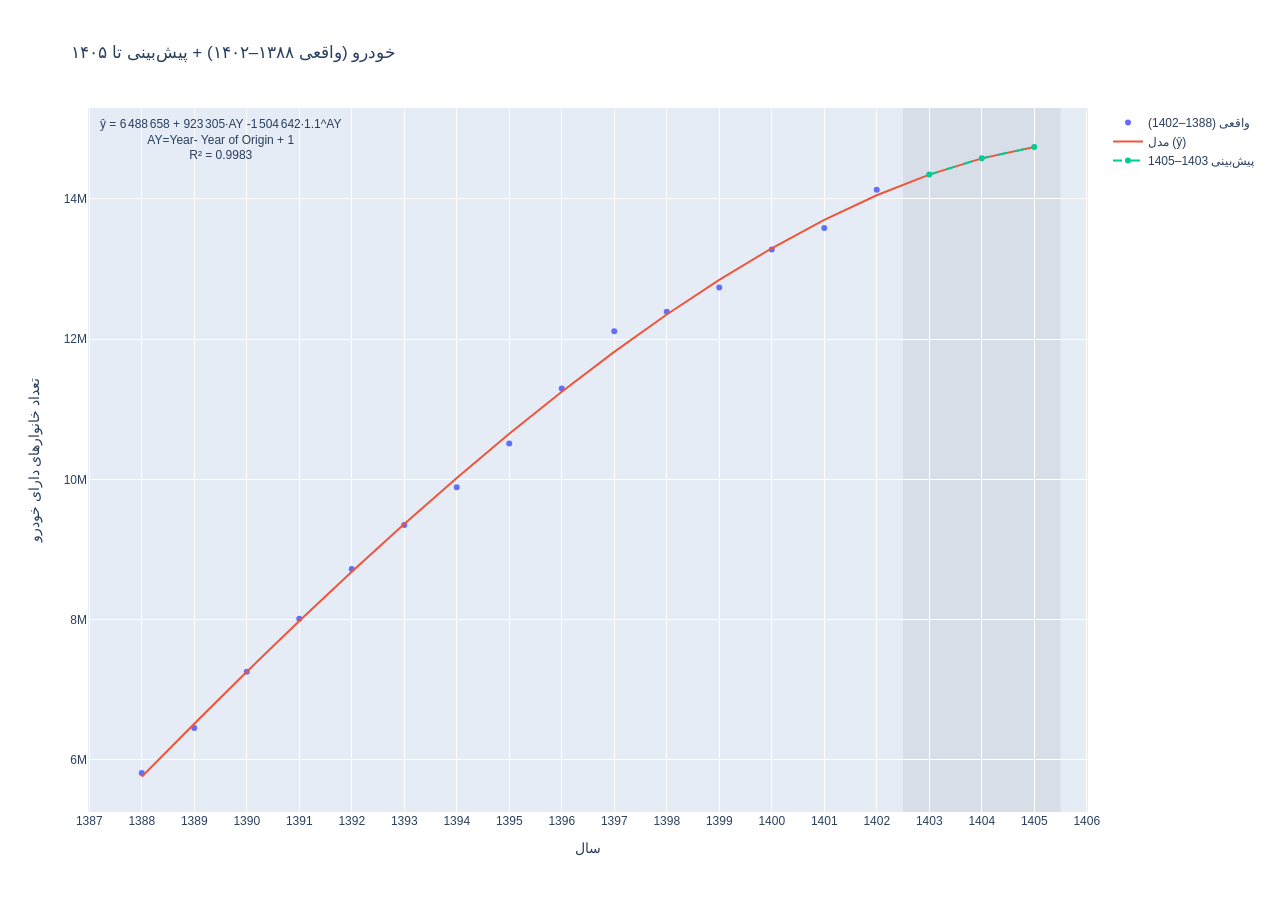
<file: results/7.html>
<html>
<head><meta charset="utf-8" /></head>
<body>
    <div>                        <script type="text/javascript">window.PlotlyConfig = {MathJaxConfig: 'local'};</script>
        <script src="https://cdn.plot.ly/plotly-2.4.1.min.js"></script>                <div id="5d1da588-a81f-4251-ad54-88b05832e2a1" class="plotly-graph-div" style="height:100%; width:100%;"></div>            <script type="text/javascript">                                    window.PLOTLYENV=window.PLOTLYENV || {};                                    if (document.getElementById("5d1da588-a81f-4251-ad54-88b05832e2a1")) {                    Plotly.newPlot(                        "5d1da588-a81f-4251-ad54-88b05832e2a1",                        [{"hovertemplate":"سال %{x}<br>واقعی: %{y:,}<extra></extra>","mode":"markers","name":"واقعی (1388–1402)","type":"scatter","x":[1388,1389,1390,1391,1392,1393,1394,1395,1396,1397,1398,1399,1400,1401,1402],"y":[5810801.8160915375,6454432.945646286,7254809.061454773,8011983.392671585,8722042.3474617,9349098.13237381,9886882.319587708,10510084.300674438,11296366.0,12114882.0,12393103.33078666,12736201.25687891,13280371.0,13587197.963465657,14131461.354828572]},{"hovertemplate":"سال %{x}<br>پیش‌بینی/برازش: %{y:,}<extra></extra>","mode":"lines","name":"مدل (ŷ)","type":"scatter","x":[1388,1389,1390,1391,1392,1393,1394,1395,1396,1397,1398,1399,1400,1401,1402,1403,1404,1405],"y":[5756858.208240848,6514653.108457239,7255896.951324057,7978934.631106343,8681945.531495646,9362926.974552665,10019676.01454417,10649769.411163615,11250541.60007379,11819060.460503768,12352100.65960553,12846114.331246257,13297198.822679842,13701061.215885568,14052979.301040662,14347758.647340044,14579685.380898159,14742474.240440862]},{"hovertemplate":"سال %{x}<br>پیش‌بینی: %{y:,}<extra></extra>","line":{"dash":"dash"},"mode":"markers+lines","name":"پیش‌بینی 1403–1405","type":"scatter","x":[1403,1404,1405],"y":[14347758.647340044,14579685.380898159,14742474.240440862]}],                        {"annotations":[{"showarrow":false,"text":"ŷ = 6&#8239;488&#8239;658 + 923&#8239;305·AY -1&#8239;504&#8239;642·1.1^AY<br>AY=Year- Year of Origin + 1<br>R² = 0.9983","x":0.01,"xanchor":"left","xref":"paper","y":0.99,"yanchor":"top","yref":"paper"}],"hovermode":"x","shapes":[{"fillcolor":"rgba(0,0,0,0.06)","layer":"below","line":{"width":0},"type":"rect","x0":1402.5,"x1":1405.5,"xref":"x","y0":0,"y1":1,"yref":"y domain"}],"template":{"data":{"bar":[{"error_x":{"color":"#2a3f5f"},"error_y":{"color":"#2a3f5f"},"marker":{"line":{"color":"#E5ECF6","width":0.5},"pattern":{"fillmode":"overlay","size":10,"solidity":0.2}},"type":"bar"}],"barpolar":[{"marker":{"line":{"color":"#E5ECF6","width":0.5},"pattern":{"fillmode":"overlay","size":10,"solidity":0.2}},"type":"barpolar"}],"carpet":[{"aaxis":{"endlinecolor":"#2a3f5f","gridcolor":"white","linecolor":"white","minorgridcolor":"white","startlinecolor":"#2a3f5f"},"baxis":{"endlinecolor":"#2a3f5f","gridcolor":"white","linecolor":"white","minorgridcolor":"white","startlinecolor":"#2a3f5f"},"type":"carpet"}],"choropleth":[{"colorbar":{"outlinewidth":0,"ticks":""},"type":"choropleth"}],"contour":[{"colorbar":{"outlinewidth":0,"ticks":""},"colorscale":[[0.0,"#0d0887"],[0.1111111111111111,"#46039f"],[0.2222222222222222,"#7201a8"],[0.3333333333333333,"#9c179e"],[0.4444444444444444,"#bd3786"],[0.5555555555555556,"#d8576b"],[0.6666666666666666,"#ed7953"],[0.7777777777777778,"#fb9f3a"],[0.8888888888888888,"#fdca26"],[1.0,"#f0f921"]],"type":"contour"}],"contourcarpet":[{"colorbar":{"outlinewidth":0,"ticks":""},"type":"contourcarpet"}],"heatmap":[{"colorbar":{"outlinewidth":0,"ticks":""},"colorscale":[[0.0,"#0d0887"],[0.1111111111111111,"#46039f"],[0.2222222222222222,"#7201a8"],[0.3333333333333333,"#9c179e"],[0.4444444444444444,"#bd3786"],[0.5555555555555556,"#d8576b"],[0.6666666666666666,"#ed7953"],[0.7777777777777778,"#fb9f3a"],[0.8888888888888888,"#fdca26"],[1.0,"#f0f921"]],"type":"heatmap"}],"heatmapgl":[{"colorbar":{"outlinewidth":0,"ticks":""},"colorscale":[[0.0,"#0d0887"],[0.1111111111111111,"#46039f"],[0.2222222222222222,"#7201a8"],[0.3333333333333333,"#9c179e"],[0.4444444444444444,"#bd3786"],[0.5555555555555556,"#d8576b"],[0.6666666666666666,"#ed7953"],[0.7777777777777778,"#fb9f3a"],[0.8888888888888888,"#fdca26"],[1.0,"#f0f921"]],"type":"heatmapgl"}],"histogram":[{"marker":{"pattern":{"fillmode":"overlay","size":10,"solidity":0.2}},"type":"histogram"}],"histogram2d":[{"colorbar":{"outlinewidth":0,"ticks":""},"colorscale":[[0.0,"#0d0887"],[0.1111111111111111,"#46039f"],[0.2222222222222222,"#7201a8"],[0.3333333333333333,"#9c179e"],[0.4444444444444444,"#bd3786"],[0.5555555555555556,"#d8576b"],[0.6666666666666666,"#ed7953"],[0.7777777777777778,"#fb9f3a"],[0.8888888888888888,"#fdca26"],[1.0,"#f0f921"]],"type":"histogram2d"}],"histogram2dcontour":[{"colorbar":{"outlinewidth":0,"ticks":""},"colorscale":[[0.0,"#0d0887"],[0.1111111111111111,"#46039f"],[0.2222222222222222,"#7201a8"],[0.3333333333333333,"#9c179e"],[0.4444444444444444,"#bd3786"],[0.5555555555555556,"#d8576b"],[0.6666666666666666,"#ed7953"],[0.7777777777777778,"#fb9f3a"],[0.8888888888888888,"#fdca26"],[1.0,"#f0f921"]],"type":"histogram2dcontour"}],"mesh3d":[{"colorbar":{"outlinewidth":0,"ticks":""},"type":"mesh3d"}],"parcoords":[{"line":{"colorbar":{"outlinewidth":0,"ticks":""}},"type":"parcoords"}],"pie":[{"automargin":true,"type":"pie"}],"scatter":[{"marker":{"colorbar":{"outlinewidth":0,"ticks":""}},"type":"scatter"}],"scatter3d":[{"line":{"colorbar":{"outlinewidth":0,"ticks":""}},"marker":{"colorbar":{"outlinewidth":0,"ticks":""}},"type":"scatter3d"}],"scattercarpet":[{"marker":{"colorbar":{"outlinewidth":0,"ticks":""}},"type":"scattercarpet"}],"scattergeo":[{"marker":{"colorbar":{"outlinewidth":0,"ticks":""}},"type":"scattergeo"}],"scattergl":[{"marker":{"colorbar":{"outlinewidth":0,"ticks":""}},"type":"scattergl"}],"scattermapbox":[{"marker":{"colorbar":{"outlinewidth":0,"ticks":""}},"type":"scattermapbox"}],"scatterpolar":[{"marker":{"colorbar":{"outlinewidth":0,"ticks":""}},"type":"scatterpolar"}],"scatterpolargl":[{"marker":{"colorbar":{"outlinewidth":0,"ticks":""}},"type":"scatterpolargl"}],"scatterternary":[{"marker":{"colorbar":{"outlinewidth":0,"ticks":""}},"type":"scatterternary"}],"surface":[{"colorbar":{"outlinewidth":0,"ticks":""},"colorscale":[[0.0,"#0d0887"],[0.1111111111111111,"#46039f"],[0.2222222222222222,"#7201a8"],[0.3333333333333333,"#9c179e"],[0.4444444444444444,"#bd3786"],[0.5555555555555556,"#d8576b"],[0.6666666666666666,"#ed7953"],[0.7777777777777778,"#fb9f3a"],[0.8888888888888888,"#fdca26"],[1.0,"#f0f921"]],"type":"surface"}],"table":[{"cells":{"fill":{"color":"#EBF0F8"},"line":{"color":"white"}},"header":{"fill":{"color":"#C8D4E3"},"line":{"color":"white"}},"type":"table"}]},"layout":{"annotationdefaults":{"arrowcolor":"#2a3f5f","arrowhead":0,"arrowwidth":1},"autotypenumbers":"strict","coloraxis":{"colorbar":{"outlinewidth":0,"ticks":""}},"colorscale":{"diverging":[[0,"#8e0152"],[0.1,"#c51b7d"],[0.2,"#de77ae"],[0.3,"#f1b6da"],[0.4,"#fde0ef"],[0.5,"#f7f7f7"],[0.6,"#e6f5d0"],[0.7,"#b8e186"],[0.8,"#7fbc41"],[0.9,"#4d9221"],[1,"#276419"]],"sequential":[[0.0,"#0d0887"],[0.1111111111111111,"#46039f"],[0.2222222222222222,"#7201a8"],[0.3333333333333333,"#9c179e"],[0.4444444444444444,"#bd3786"],[0.5555555555555556,"#d8576b"],[0.6666666666666666,"#ed7953"],[0.7777777777777778,"#fb9f3a"],[0.8888888888888888,"#fdca26"],[1.0,"#f0f921"]],"sequentialminus":[[0.0,"#0d0887"],[0.1111111111111111,"#46039f"],[0.2222222222222222,"#7201a8"],[0.3333333333333333,"#9c179e"],[0.4444444444444444,"#bd3786"],[0.5555555555555556,"#d8576b"],[0.6666666666666666,"#ed7953"],[0.7777777777777778,"#fb9f3a"],[0.8888888888888888,"#fdca26"],[1.0,"#f0f921"]]},"colorway":["#636efa","#EF553B","#00cc96","#ab63fa","#FFA15A","#19d3f3","#FF6692","#B6E880","#FF97FF","#FECB52"],"font":{"color":"#2a3f5f"},"geo":{"bgcolor":"white","lakecolor":"white","landcolor":"#E5ECF6","showlakes":true,"showland":true,"subunitcolor":"white"},"hoverlabel":{"align":"left"},"hovermode":"closest","mapbox":{"style":"light"},"paper_bgcolor":"white","plot_bgcolor":"#E5ECF6","polar":{"angularaxis":{"gridcolor":"white","linecolor":"white","ticks":""},"bgcolor":"#E5ECF6","radialaxis":{"gridcolor":"white","linecolor":"white","ticks":""}},"scene":{"xaxis":{"backgroundcolor":"#E5ECF6","gridcolor":"white","gridwidth":2,"linecolor":"white","showbackground":true,"ticks":"","zerolinecolor":"white"},"yaxis":{"backgroundcolor":"#E5ECF6","gridcolor":"white","gridwidth":2,"linecolor":"white","showbackground":true,"ticks":"","zerolinecolor":"white"},"zaxis":{"backgroundcolor":"#E5ECF6","gridcolor":"white","gridwidth":2,"linecolor":"white","showbackground":true,"ticks":"","zerolinecolor":"white"}},"shapedefaults":{"line":{"color":"#2a3f5f"}},"ternary":{"aaxis":{"gridcolor":"white","linecolor":"white","ticks":""},"baxis":{"gridcolor":"white","linecolor":"white","ticks":""},"bgcolor":"#E5ECF6","caxis":{"gridcolor":"white","linecolor":"white","ticks":""}},"title":{"x":0.05},"xaxis":{"automargin":true,"gridcolor":"white","linecolor":"white","ticks":"","title":{"standoff":15},"zerolinecolor":"white","zerolinewidth":2},"yaxis":{"automargin":true,"gridcolor":"white","linecolor":"white","ticks":"","title":{"standoff":15},"zerolinecolor":"white","zerolinewidth":2}}},"title":{"text":"خودرو (واقعی ۱۳۸۸–۱۴۰۲) + پیش‌بینی تا ۱۴۰۵"},"xaxis":{"dtick":1,"title":{"text":"سال"}},"yaxis":{"title":{"text":"تعداد خانوارهای دارای خودرو"}}},                        {"responsive": true}                    )                };                            </script>        </div>
</body>
</html>
</file>
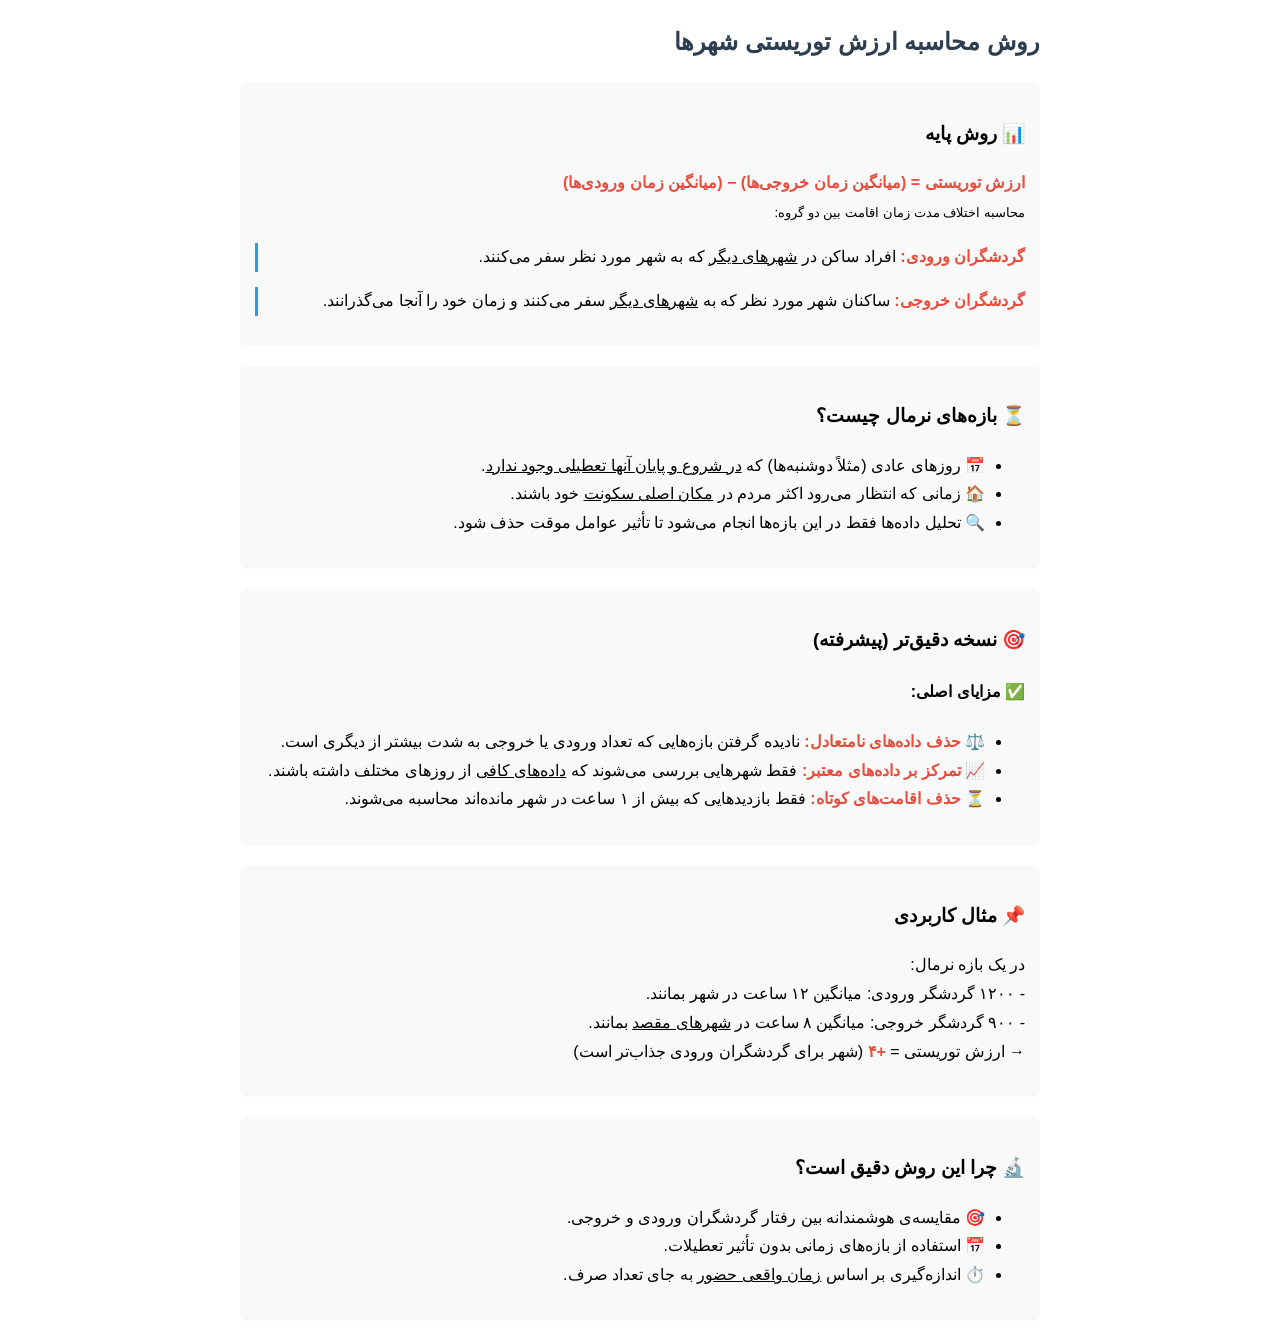
<file: tourism/results/method.html>
<!DOCTYPE html>
<html lang="fa" dir="rtl">
<head>
    <meta charset="UTF-8">
    <title>الگوریتم محاسبه ارزش توریستی</title>
    <style>
        body {
            font-family: 'Segoe UI', Tahoma, sans-serif;
            line-height: 1.8;
            max-width: 800px;
            margin: 20px auto;
            padding: 0 20px;
        }
        h2 { color: #2c3e50; }
        .box {
            background: #f9f9f9;
            padding: 15px;
            border-radius: 8px;
            margin: 20px 0;
        }
        .highlight { color: #e74c3c; font-weight: bold; }
        .definition { border-left: 3px solid #3498db; padding-left: 10px; margin: 15px 0; }
    </style>
</head>
<body>
    <h2>روش محاسبه ارزش توریستی شهرها</h2>

    <!-- بخش اصلی: روش معمول -->
    <div class="box">
        <h3>📊 روش پایه</h3>
        <p>
            <span class="highlight">ارزش توریستی = (میانگین زمان خروجی‌ها) − (میانگین زمان ورودی‌ها)</span><br>
            <small>محاسبه اختلاف مدت زمان اقامت بین دو گروه:</small>
        </p>
        
        <div class="definition">
            <span class="highlight">گردشگران ورودی:</span>
            افراد ساکن در <u>شهرهای دیگر</u> که به شهر مورد نظر سفر می‌کنند.
        </div>
        
        <div class="definition">
            <span class="highlight">گردشگران خروجی:</span>
            ساکنان شهر مورد نظر که به <u>شهرهای دیگر</u> سفر می‌کنند و زمان خود را آنجا می‌گذرانند.
        </div>
    </div>

    <!-- بازه‌های نرمال -->
    <div class="box">
        <h3>⏳ بازه‌های نرمال چیست؟</h3>
        <ul>
            <li>📅 روزهای عادی (مثلاً دوشنبه‌ها) که <u>در شروع و پایان آنها تعطیلی وجود ندارد</u>.</li>
            <li>🏠 زمانی که انتظار می‌رود اکثر مردم در <u>مکان اصلی سکونت</u> خود باشند.</li>
            <li>🔍 تحلیل داده‌ها فقط در این بازه‌ها انجام می‌شود تا تأثیر عوامل موقت حذف شود.</li>
        </ul>
    </div>

    <!-- نسخه پیشرفته -->
    <div class="box">
        <h3>🎯 نسخه دقیق‌تر (پیشرفته)</h3>
        <h4>✅ مزایای اصلی:</h4>
        <ul>
            <li>⚖️ <span class="highlight">حذف داده‌های نامتعادل:</span>
                نادیده گرفتن بازه‌هایی که تعداد ورودی یا خروجی به شدت بیشتر از دیگری است.
            </li>
            
            <li>📈 <span class="highlight">تمرکز بر داده‌های معتبر:</span>
                فقط شهرهایی بررسی می‌شوند که <u>داده‌های کافی</u> از روزهای مختلف داشته باشند.
            </li>
            
            <li>⏳ <span class="highlight">حذف اقامت‌های کوتاه:</span>
                فقط بازدیدهایی که بیش از ۱ ساعت در شهر مانده‌اند محاسبه می‌شوند.
            </li>
        </ul>
    </div>

    <!-- مثال -->
    <div class="box">
        <h3>📌 مثال کاربردی</h3>
        <p>
            در یک بازه نرمال:<br>
            - ۱۲۰۰ گردشگر ورودی: میانگین ۱۲ ساعت در شهر بمانند.<br>
            - ۹۰۰ گردشگر خروجی: میانگین ۸ ساعت در <u>شهرهای مقصد</u> بمانند.<br>
            → ارزش توریستی = <span class="highlight">+۴</span> (شهر برای گردشگران ورودی جذاب‌تر است)
        </p>
    </div>

    <!-- چرا دقیق است؟ -->
    <div class="box">
        <h3>🔬 چرا این روش دقیق است؟</h3>
        <ul>
            <li>🎯 مقایسه‌ی هوشمندانه بین رفتار گردشگران ورودی و خروجی.</li>
            <li>📅 استفاده از بازه‌های زمانی بدون تأثیر تعطیلات.</li>
            <li>⏱️ اندازه‌گیری بر اساس <u>زمان واقعی حضور</u> به جای تعداد صرف.</li>
        </ul>
    </div>
</body>
</html>
</file>
<file: vehicle/fonts/Yekan.css>
/* Webfont: Yekan */
@font-face {
	font-family: 'Yekan';
	src:	url('Yekan.eot'); /* IE9 Compat Modes */
	src:	url('Yekan.eot?#iefix') format('embedded-opentype'), /* IE6-IE8 */
			url('Yekan.woff2') format('woff2'), /* Modern Browsers */
			url('Yekan.woff') format('woff'), /* Modern Browsers */
			url('Yekan.otf') format('opentype'), /* Open Type Font */	
			url('Yekan.ttf') format('truetype'); /* Safari, Android, iOS */
	font-weight: normal;
	font-style: normal;
	text-rendering: optimizeLegibility;
	font-display: auto;
}
</file>
<file: vehicle/css/style.css>
/* Modern Persian Data Science Website - Vehicle Ownership Analysis */

/* ===== FONTS ===== */
@font-face {
  font-family: 'Yekan';
  src: url('../fonts/Yekan.eot');
  src: url('../fonts/Yekan.eot?#iefix') format('embedded-opentype'),
       url('../fonts/Yekan.woff2') format('woff2'),
       url('../fonts/Yekan.woff') format('woff'),
       url('../fonts/Yekan.ttf') format('truetype');
  font-weight: normal;
  font-style: normal;
  font-display: swap;
}

/* ===== ROOT VARIABLES ===== */
:root {
  --primary-color: #2563eb;
  --primary-dark: #1d4ed8;
  --secondary-color: #64748b;
  --accent-color: #f59e0b;
  --success-color: #10b981;
  --warning-color: #f59e0b;
  --danger-color: #ef4444;
  --info-color: #06b6d4;
  
  --text-primary: #1e293b;
  --text-secondary: #64748b;
  --text-muted: #94a3b8;
  --text-light: #cbd5e1;
  
  --bg-primary: #ffffff;
  --bg-secondary: #f8fafc;
  --bg-tertiary: #f1f5f9;
  --bg-dark: #0f172a;
  
  --border-color: #e2e8f0;
  --border-light: #f1f5f9;
  
  --shadow-sm: 0 1px 2px 0 rgba(0, 0, 0, 0.05);
  --shadow-md: 0 4px 6px -1px rgba(0, 0, 0, 0.1), 0 2px 4px -1px rgba(0, 0, 0, 0.06);
  --shadow-lg: 0 10px 15px -3px rgba(0, 0, 0, 0.1), 0 4px 6px -2px rgba(0, 0, 0, 0.05);
  --shadow-xl: 0 20px 25px -5px rgba(0, 0, 0, 0.1), 0 10px 10px -5px rgba(0, 0, 0, 0.04);
  
  --gradient-primary: linear-gradient(135deg, #667eea 0%, #764ba2 100%);
  --gradient-secondary: linear-gradient(135deg, #f093fb 0%, #f5576c 100%);
  --gradient-text: linear-gradient(135deg, var(--primary-color), var(--primary-dark));
  
  --font-family: 'Yekan', 'Segoe UI', 'Arial', sans-serif;
  --font-size-base: 1rem;
  --line-height-base: 1.7;
  
  --border-radius-sm: 0.375rem;
  --border-radius-md: 0.5rem;
  --border-radius-lg: 0.75rem;
  --border-radius-xl: 1rem;
  --border-radius-2xl: 1.5rem;
  
  --transition-fast: 0.15s ease-in-out;
  --transition-normal: 0.3s ease-in-out;
  --transition-slow: 0.5s ease-in-out;
}

/* ===== BASE STYLES ===== */
* {
  margin: 0;
  padding: 0;
  box-sizing: border-box;
}

html {
  scroll-behavior: smooth;
  overflow-x: hidden;
}

body {
  font-family: var(--font-family);
  font-size: var(--font-size-base);
  line-height: var(--line-height-base);
  color: var(--text-primary);
  background-color: var(--bg-primary);
  direction: rtl;
  overflow-x: hidden;
}

/* ===== NAVIGATION ===== */
.navbar {
  backdrop-filter: blur(20px);
  background-color: rgba(255, 255, 255, 0.95) !important;
  border-bottom: 1px solid var(--border-light);
  transition: all var(--transition-normal);
  z-index: 1030;
}

.navbar.scrolled {
  background-color: rgba(255, 255, 255, 0.98) !important;
  box-shadow: var(--shadow-md);
}

.navbar-brand h5 {
  background: var(--gradient-text);
  -webkit-background-clip: text;
  -webkit-text-fill-color: transparent;
  background-clip: text;
  margin: 0;
}

.nav-link {
  font-weight: 500;
  color: var(--text-secondary) !important;
  transition: all var(--transition-fast);
  position: relative;
}

.nav-link:hover {
  color: var(--primary-color) !important;
}

.nav-link::after {
  content: '';
  position: absolute;
  width: 0;
  height: 2px;
  bottom: -2px;
  left: 50%;
  background: var(--gradient-primary);
  transition: all var(--transition-normal);
  transform: translateX(-50%);
}

.nav-link:hover::after {
  width: 100%;
}

/* ===== HERO SECTION ===== */
.hero-section {
  background: linear-gradient(135deg, #667eea 0%, #764ba2 100%);
  color: white;
  position: relative;
  overflow: hidden;
}

.hero-section::before {
  content: '';
  position: absolute;
  top: 0;
  left: 0;
  right: 0;
  bottom: 0;
  background: rgba(0, 0, 0, 0.3);
  z-index: 1;
}

.hero-section .container {
  position: relative;
  z-index: 2;
}

.gradient-text {
  background: linear-gradient(135deg, #ffffff 0%, #e0e7ff 100%);
  -webkit-background-clip: text;
  -webkit-text-fill-color: transparent;
  background-clip: text;
}

.research-metadata {
  margin-top: 3rem;
}

.metadata-card {
  background: rgba(255, 255, 255, 0.1);
  backdrop-filter: blur(10px);
  border-radius: var(--border-radius-lg);
  padding: 1.5rem;
  margin-bottom: 1rem;
  border: 1px solid rgba(255, 255, 255, 0.2);
  transition: all var(--transition-normal);
}

.metadata-card:hover {
  background: rgba(255, 255, 255, 0.15);
  transform: translateY(-5px);
}

.metadata-card i {
  font-size: 2rem;
  display: block;
}

.hero-cta .btn {
  font-weight: 600;
  letter-spacing: 0.025em;
  transition: all var(--transition-normal);
}

.hero-cta .btn:hover {
  transform: translateY(-2px);
  box-shadow: var(--shadow-lg);
}

/* ===== SECTION STYLES ===== */
.section-padding {
  padding: 5rem 0;
}

.section-header {
  margin-bottom: 4rem;
}

.section-header h2 {
  position: relative;
  display: inline-block;
}

.section-header h2::after {
  content: '';
  position: absolute;
  bottom: -10px;
  left: 50%;
  transform: translateX(-50%);
  width: 80px;
  height: 4px;
  background: var(--gradient-primary);
  border-radius: 2px;
}

/* ===== ANALYSIS CONTENT ===== */
.analysis-paragraph {
  font-size: 1.125rem;
  line-height: 1.8;
  color: var(--text-secondary);
  margin-bottom: 2rem;
  text-align: justify;
}

.intro-text {
  background: var(--bg-secondary);
  padding: 2rem;
  border-radius: var(--border-radius-xl);
  margin-bottom: 3rem;
  border-left: 4px solid var(--primary-color);
}

/* ===== INSIGHT CARDS ===== */
.insight-card {
  background: var(--bg-primary);
  border-radius: var(--border-radius-xl);
  padding: 2rem;
  height: 100%;
  border: 1px solid var(--border-color);
  transition: all var(--transition-normal);
  position: relative;
  overflow: hidden;
}

.insight-card::before {
  content: '';
  position: absolute;
  top: 0;
  left: 0;
  right: 0;
  height: 4px;
  background: var(--gradient-primary);
}

.insight-card:hover {
  transform: translateY(-8px);
  box-shadow: var(--shadow-xl);
}

.insight-icon {
  width: 60px;
  height: 60px;
  background: var(--bg-secondary);
  border-radius: 50%;
  display: flex;
  align-items: center;
  justify-content: center;
  margin-bottom: 1.5rem;
  font-size: 1.5rem;
}

.insight-title {
  font-size: 1.25rem;
  font-weight: 700;
  color: var(--text-primary);
  margin-bottom: 1rem;
}

.insight-description {
  color: var(--text-secondary);
  line-height: 1.7;
}

/* ===== KEY FINDINGS ===== */
.key-findings {
  background: var(--bg-secondary);
  padding: 3rem;
  border-radius: var(--border-radius-2xl);
  text-align: center;
}

.metric-card {
  background: var(--bg-primary);
  padding: 1.5rem;
  border-radius: var(--border-radius-lg);
  transition: all var(--transition-normal);
  border: 1px solid var(--border-color);
}

.metric-card:hover {
  transform: translateY(-3px);
  box-shadow: var(--shadow-md);
}

.metric-value {
  font-size: 2rem;
  font-weight: 800;
  margin-bottom: 0.5rem;
}

.metric-label {
  color: var(--text-secondary);
  font-weight: 500;
}

/* ===== VISUALIZATION CONTAINERS ===== */
.visualization-container {
  background: var(--bg-primary);
  border-radius: var(--border-radius-xl);
  overflow: hidden;
  box-shadow: var(--shadow-md);
  margin-bottom: 3rem;
  border: 1px solid var(--border-color);
  transition: all var(--transition-normal);
}

.visualization-container:hover {
  box-shadow: var(--shadow-lg);
  transform: translateY(-2px);
}

.viz-header {
  background: var(--bg-secondary);
  padding: 1.5rem 2rem;
  border-bottom: 1px solid var(--border-color);
}

.viz-title {
  font-size: 1.25rem;
  font-weight: 600;
  color: var(--text-primary);
  margin: 0;
}

.viz-body {
  padding: 0;
  position: relative;
}

.viz-body img {
  width: 100%;
  height: auto;
  display: block;
}

.chart-iframe {
  width: 100%;
  height: 500px;
  border: none;
  display: block;
}

.viz-description {
  padding: 2rem;
  background: var(--bg-tertiary);
  font-size: 1rem;
  line-height: 1.7;
  color: var(--text-secondary);
  border-top: 1px solid var(--border-color);
}

/* ===== MODEL CARDS ===== */
.model-card {
  background: var(--bg-primary);
  border-radius: var(--border-radius-xl);
  padding: 2.5rem;
  margin-bottom: 2rem;
  border: 1px solid var(--border-color);
  box-shadow: var(--shadow-sm);
  transition: all var(--transition-normal);
}

.model-card:hover {
  box-shadow: var(--shadow-md);
  transform: translateY(-2px);
}

.model-header {
  display: flex;
  justify-content: space-between;
  align-items: center;
  margin-bottom: 1.5rem;
  flex-wrap: wrap;
  gap: 1rem;
}

.model-title {
  font-size: 1.5rem;
  font-weight: 700;
  color: var(--text-primary);
  margin: 0;
}

.model-accuracy {
  background: var(--gradient-primary);
  color: white;
  padding: 0.5rem 1rem;
  border-radius: var(--border-radius-md);
  font-weight: 600;
  font-size: 1.1rem;
}

.model-description {
  color: var(--text-secondary);
  line-height: 1.7;
  margin-bottom: 1.5rem;
}

.model-insight,
.model-validation {
  background: var(--bg-secondary);
  padding: 1.5rem;
  border-radius: var(--border-radius-lg);
  border-left: 4px solid var(--success-color);
}

.insight-highlight,
.validation-highlight {
  display: flex;
  align-items: flex-start;
  gap: 0.75rem;
}

.insight-highlight i,
.validation-highlight i {
  font-size: 1.25rem;
  margin-top: 0.125rem;
  flex-shrink: 0;
}

/* ===== MODEL STATISTICS ===== */
.model-stats {
  background: var(--bg-tertiary);
  padding: 1.5rem;
  border-radius: var(--border-radius-lg);
  margin-top: 1rem;
}

.stat-item {
  text-align: center;
}

.stat-value {
  font-size: 2rem;
  font-weight: 800;
  color: var(--primary-color);
  display: block;
}

.stat-label {
  color: var(--text-secondary);
  font-weight: 500;
  margin-top: 0.5rem;
}

/* ===== COEFFICIENTS TABLE ===== */
.coefficients-table {
  background: var(--bg-secondary);
  padding: 2rem;
  border-radius: var(--border-radius-lg);
  margin: 1.5rem 0;
}

.coefficient-item {
  display: flex;
  justify-content: space-between;
  align-items: center;
  padding: 1rem;
  background: var(--bg-primary);
  border-radius: var(--border-radius-md);
  margin-bottom: 0.75rem;
  border: 1px solid var(--border-color);
  transition: all var(--transition-fast);
}

.coefficient-item:hover {
  background: var(--bg-tertiary);
}

.coef-name {
  font-weight: 600;
  color: var(--text-primary);
}

.coef-value {
  font-family: 'Courier New', monospace;
  font-weight: 600;
  color: var(--primary-color);
  direction: ltr;
}

/* ===== METHODOLOGY STYLES ===== */
.methodology-content {
  max-width: none;
}

.method-section {
  margin-bottom: 3rem;
}

.method-section-title {
  font-size: 1.5rem;
  font-weight: 700;
  color: var(--text-primary);
  margin-bottom: 1.5rem;
  display: flex;
  align-items: center;
}

.method-card {
  background: var(--bg-primary);
  border-radius: var(--border-radius-lg);
  padding: 2rem;
  border: 1px solid var(--border-color);
  box-shadow: var(--shadow-sm);
}

.formula-example {
  background: var(--bg-secondary);
  padding: 1.5rem;
  border-radius: var(--border-radius-md);
  margin: 1.5rem 0;
  border-left: 4px solid var(--info-color);
}

.formula-title {
  font-weight: 600;
  margin-bottom: 1rem;
  color: var(--text-primary);
}

.formula-content {
  font-family: 'Courier New', monospace;
  font-size: 1.1rem;
  padding: 1rem;
  background: var(--bg-primary);
  border-radius: var(--border-radius-sm);
  margin-bottom: 0.5rem;
  direction: ltr;
  text-align: center;
}

.formula-vars {
  color: var(--text-secondary);
  font-style: italic;
}

.metrics-grid {
  display: grid;
  gap: 1.5rem;
}

.metric-explanation h5 {
  color: var(--primary-color);
  font-weight: 600;
  margin-bottom: 1rem;
}

.innovation-list {
  list-style: none;
  padding: 0;
}

.innovation-list li {
  padding: 1rem 0;
  border-bottom: 1px solid var(--border-light);
  line-height: 1.7;
}

.innovation-list li:last-child {
  border-bottom: none;
}

.innovation-list strong {
  color: var(--primary-color);
}

.data-source-link {
  margin-top: 1.5rem;
}

/* ===== TEAM SECTION ===== */
.research-team {
  background: var(--bg-secondary);
  padding: 3rem;
  border-radius: var(--border-radius-xl);
  margin-top: 3rem;
}

.team-title {
  font-size: 1.75rem;
  font-weight: 700;
  color: var(--text-primary);
}

.team-member {
  background: var(--bg-primary);
  padding: 1.5rem;
  border-radius: var(--border-radius-lg);
  border: 1px solid var(--border-color);
  transition: all var(--transition-normal);
}

.team-member:hover {
  transform: translateY(-3px);
  box-shadow: var(--shadow-md);
}

.team-member h5 {
  color: var(--text-primary);
  font-weight: 600;
  margin-bottom: 0.5rem;
}

.code-access {
  margin-top: 3rem;
}

/* ===== FOOTER ===== */
footer {
  background: var(--bg-dark) !important;
  color: white;
}

.footer-links a {
  color: rgba(255, 255, 255, 0.8);
  text-decoration: none;
  transition: all var(--transition-fast);
}

.footer-links a:hover {
  color: white;
  text-decoration: underline;
}

/* ===== BUTTONS ===== */
.btn {
  font-weight: 600;
  border-radius: var(--border-radius-md);
  transition: all var(--transition-normal);
  border: none;
  position: relative;
  overflow: hidden;
}

.btn-primary {
  background: var(--gradient-primary);
  border: none;
}

.btn-primary:hover {
  transform: translateY(-2px);
  box-shadow: var(--shadow-lg);
}

.btn-outline-primary {
  border: 2px solid var(--primary-color);
  color: var(--primary-color);
  background: transparent;
}

.btn-outline-primary:hover {
  background: var(--primary-color);
  border-color: var(--primary-color);
  color: white;
  transform: translateY(-2px);
  box-shadow: var(--shadow-md);
}

.btn-lg {
  padding: 0.75rem 2rem;
  font-size: 1.1rem;
}

.rounded-pill {
  border-radius: 50rem !important;
}

/* ===== RESPONSIVE DESIGN ===== */
@media (max-width: 768px) {
  .section-padding {
    padding: 3rem 0;
  }
  
  .hero-section {
    padding: 4rem 0;
  }
  
  .display-3 {
    font-size: 2.5rem;
  }
  
  .display-4 {
    font-size: 2rem;
  }
  
  .model-header {
    flex-direction: column;
    align-items: flex-start;
  }
  
  .chart-iframe {
    height: 400px;
  }
  
  .metadata-card {
    margin-bottom: 1rem;
  }
  
  .hero-cta {
    flex-direction: column;
    gap: 1rem;
  }
  
  .hero-cta .btn {
    width: 100%;
    text-align: center;
  }
  
  .coefficient-item {
    flex-direction: column;
    align-items: flex-start;
    gap: 0.5rem;
  }
  
  .navbar-brand h5 {
    font-size: 1rem;
  }
  
  .navbar-brand small {
    font-size: 0.8rem;
  }
  
  .research-metadata .row {
    gap: 1rem;
  }
  
  .nav-link {
    padding: 0.75rem 1rem;
  }
}

@media (max-width: 576px) {
  .hero-section {
    padding: 3rem 0;
  }
  
  .display-3 {
    font-size: 2rem;
  }
  
  .h3 {
    font-size: 1.5rem;
  }
  
  .lead {
    font-size: 1rem;
  }
  
  .visualization-container,
  .model-card,
  .insight-card {
    margin-left: -15px;
    margin-right: -15px;
    border-radius: var(--border-radius-lg) var(--border-radius-lg) 0 0;
  }
  
  .viz-header,
  .viz-description,
  .model-card,
  .insight-card {
    padding: 1.5rem;
  }
  
  .intro-text {
    margin-left: -15px;
    margin-right: -15px;
    border-radius: 0;
  }
  
  .container {
    padding-left: 15px;
    padding-right: 15px;
  }
  
  .chart-iframe {
    height: 300px;
  }
  
  .key-findings {
    margin-left: -15px;
    margin-right: -15px;
    border-radius: 0;
  }
  
  .research-team {
    margin-left: -15px;
    margin-right: -15px;
    border-radius: 0;
  }
  
  .coefficients-table {
    margin-left: -15px;
    margin-right: -15px;
    border-radius: 0;
  }
  
  .navbar-toggler {
    border: none;
    padding: 0.5rem;
  }
  
  .navbar-collapse {
    background: rgba(255, 255, 255, 0.98);
    border-radius: var(--border-radius-lg);
    margin-top: 1rem;
    padding: 1rem;
    box-shadow: var(--shadow-lg);
  }
}

/* ===== UTILITIES ===== */
.text-gradient {
  background: var(--gradient-text);
  -webkit-background-clip: text;
  -webkit-text-fill-color: transparent;
  background-clip: text;
}

.shadow-custom {
  box-shadow: var(--shadow-lg);
}

.border-gradient {
  border: 2px solid transparent;
  background: linear-gradient(white, white) padding-box,
              var(--gradient-primary) border-box;
}

/* ===== ANIMATIONS ===== */
@keyframes fadeInUp {
  from {
    opacity: 0;
    transform: translateY(30px);
  }
  to {
    opacity: 1;
    transform: translateY(0);
  }
}

.fade-in-up {
  animation: fadeInUp 0.6s ease-out;
}

/* ===== ACCESSIBILITY ===== */
@media (prefers-reduced-motion: reduce) {
  *,
  *::before,
  *::after {
    animation-duration: 0.01ms !important;
    animation-iteration-count: 1 !important;
    transition-duration: 0.01ms !important;
  }
  
  html {
    scroll-behavior: auto;
  }
}

/* ===== PRINT STYLES ===== */
@media print {
  .navbar,
  .hero-cta,
  .code-access,
  footer {
    display: none;
  }
  
  .hero-section {
    background: none;
    color: black;
  }
  
  .section-padding {
    padding: 1rem 0;
  }
  
  .visualization-container,
  .model-card,
  .insight-card {
    break-inside: avoid;
    page-break-inside: avoid;
  }
}
.definition {
  border-left: 3px solid #3498db;
  padding-left: 10px;
  margin: 15px 0;
}
</file>
